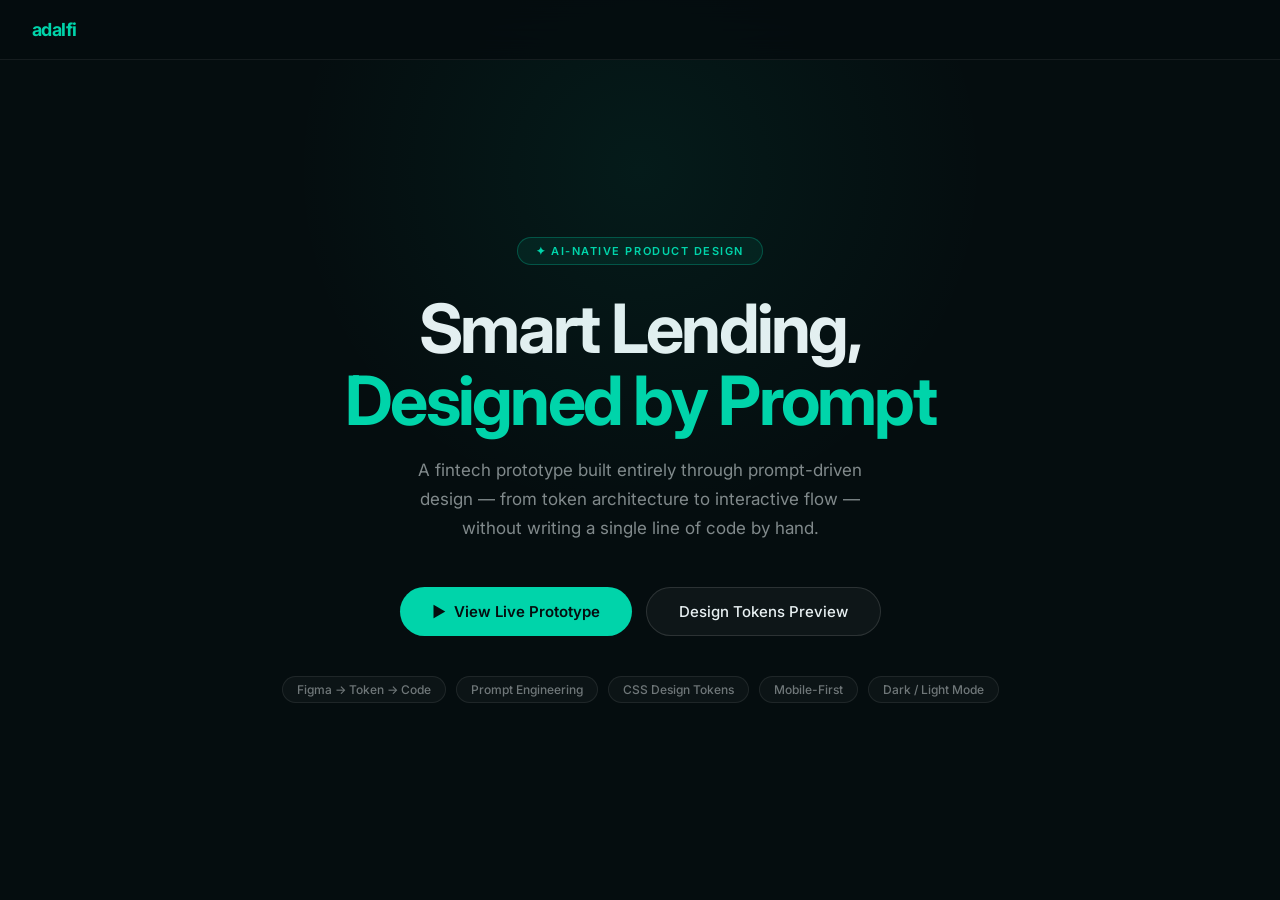
<file: index.html>
<!DOCTYPE html>
<html lang="en">
<head>
  <meta charset="UTF-8">
  <meta name="viewport" content="width=device-width, initial-scale=1.0">
  <title>Adalfi — AI-Native Product Design Prototype</title>
  <link rel="preconnect" href="https://fonts.googleapis.com">
  <link href="https://fonts.googleapis.com/css2?family=Inter:wght@300;400;500;600;700&display=swap" rel="stylesheet">
  <style>
    *, *::before, *::after { box-sizing: border-box; margin: 0; padding: 0; }

    html, body {
      height: 100%;
      overflow: hidden;
      background: #050d0f;
      color: #e8f0f2;
      font-family: 'Inter', sans-serif;
      -webkit-font-smoothing: antialiased;
    }

    /* Nav */
    nav {
      position: fixed;
      top: 0; left: 0; right: 0;
      height: 60px;
      display: flex;
      align-items: center;
      justify-content: space-between;
      padding: 0 32px;
      background: rgba(5,13,15,0.90);
      backdrop-filter: blur(16px);
      border-bottom: 1px solid rgba(255,255,255,0.07);
      z-index: 10;
    }
    .nav-logo {
      font-size: 18px;
      font-weight: 700;
      letter-spacing: -0.03em;
      color: #00d4aa;
    }
    .nav-badge {
      font-size: 11px;
      font-weight: 500;
      letter-spacing: 0.1em;
      text-transform: uppercase;
      color: rgba(232,240,242,0.45);
    }

    /* Hero — exactly one viewport */
    .hero {
      height: 100vh;
      display: flex;
      flex-direction: column;
      align-items: center;
      justify-content: center;
      text-align: center;
      padding: 80px 24px 40px;
      position: relative;
      overflow: hidden;
    }
    .hero::before {
      content: '';
      position: absolute;
      top: -180px; left: 50%;
      transform: translateX(-50%);
      width: 700px; height: 700px;
      background: radial-gradient(circle, rgba(0,212,170,0.07) 0%, transparent 70%);
      pointer-events: none;
    }

    .eyebrow {
      display: inline-flex;
      align-items: center;
      gap: 8px;
      font-size: 11px;
      font-weight: 600;
      letter-spacing: 0.14em;
      text-transform: uppercase;
      color: #00d4aa;
      margin-bottom: 28px;
      padding: 6px 18px;
      border: 1px solid rgba(0,212,170,0.28);
      border-radius: 999px;
      background: rgba(0,212,170,0.08);
    }

    h1 {
      font-size: clamp(38px, 6vw, 68px);
      font-weight: 700;
      letter-spacing: -0.04em;
      line-height: 1.05;
      margin-bottom: 20px;
      max-width: 720px;
    }
    h1 span { color: #00d4aa; }

    .subtitle {
      font-size: clamp(14px, 1.8vw, 17px);
      color: rgba(232,240,242,0.55);
      max-width: 500px;
      line-height: 1.7;
      margin-bottom: 44px;
    }

    .cta-group {
      display: flex;
      gap: 14px;
      flex-wrap: wrap;
      justify-content: center;
      margin-bottom: 40px;
    }

    .btn-primary {
      display: inline-flex;
      align-items: center;
      gap: 8px;
      padding: 14px 32px;
      background: #00d4aa;
      color: #050d0f;
      font-size: 15px;
      font-weight: 600;
      border-radius: 999px;
      text-decoration: none;
      font-family: 'Inter', sans-serif;
      transition: opacity 0.18s, transform 0.18s;
    }
    .btn-primary:hover { opacity: 0.85; transform: translateY(-1px); }

    .btn-secondary {
      display: inline-flex;
      align-items: center;
      gap: 8px;
      padding: 14px 32px;
      border: 1px solid rgba(255,255,255,0.12);
      color: #e8f0f2;
      font-size: 15px;
      font-weight: 500;
      border-radius: 999px;
      text-decoration: none;
      background: rgba(255,255,255,0.04);
      font-family: 'Inter', sans-serif;
      transition: border-color 0.18s, transform 0.18s;
    }
    .btn-secondary:hover { border-color: rgba(255,255,255,0.25); transform: translateY(-1px); }

    /* Chips */
    .chips {
      display: flex;
      gap: 10px;
      flex-wrap: wrap;
      justify-content: center;
    }
    .chip {
      font-size: 12px;
      font-weight: 500;
      padding: 5px 14px;
      border-radius: 999px;
      border: 1px solid rgba(255,255,255,0.08);
      color: rgba(232,240,242,0.45);
      background: rgba(255,255,255,0.03);
    }
  </style>
</head>
<body>

  <nav>
    <div class="nav-logo">adalfi</div>
  </nav>

  <div class="hero">
    <div class="eyebrow">✦ AI-Native Product Design</div>
    <h1>Smart Lending,<br><span>Designed by Prompt</span></h1>
    <p class="subtitle">
      A fintech prototype built entirely through prompt-driven design — from token architecture to interactive flow — without writing a single line of code by hand.
    </p>
    <div class="cta-group">
      <a class="btn-primary" href="smart-lending-flow.html">&#9654;&nbsp; View Live Prototype</a>
      <a class="btn-secondary" href="preview.html">Design Tokens Preview</a>
    </div>
    <div class="chips">
      <span class="chip">Figma → Token → Code</span>
      <span class="chip">Prompt Engineering</span>
      <span class="chip">CSS Design Tokens</span>
      <span class="chip">Mobile-First</span>
      <span class="chip">Dark / Light Mode</span>
    </div>
  </div>

</body>
</html>
</file>
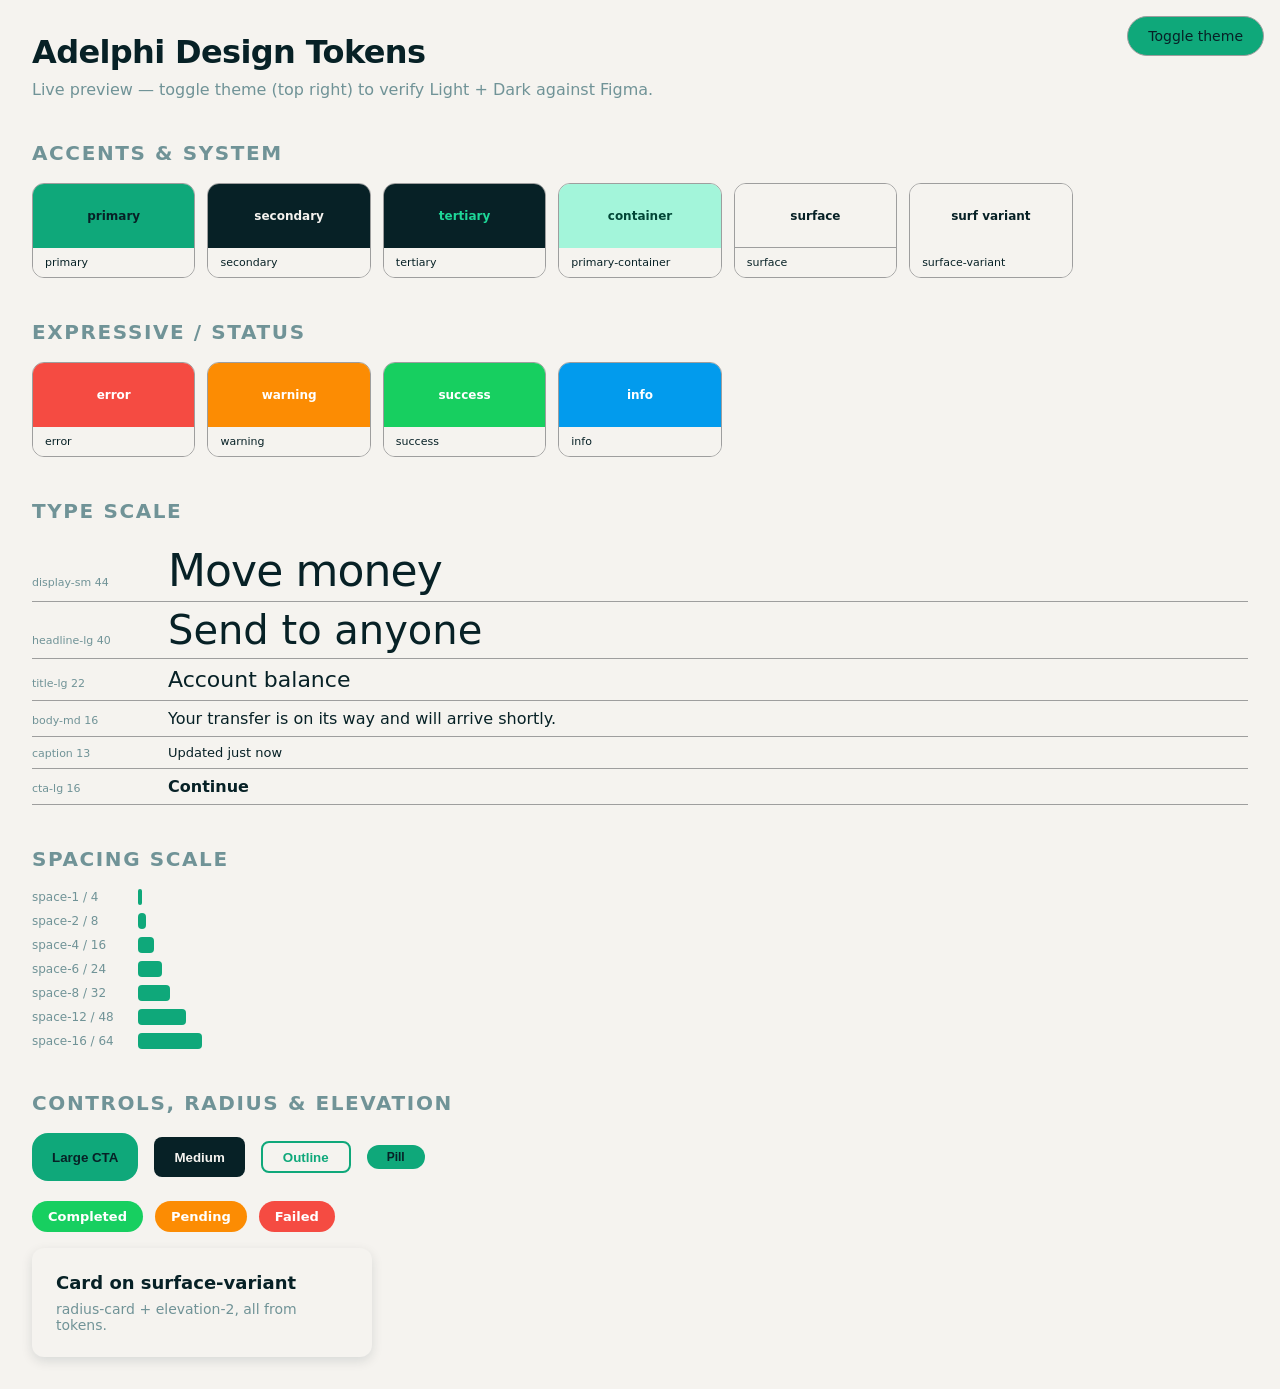
<file: preview.html>
<!DOCTYPE html>
<html lang="en" data-theme="light">
<head>
<meta charset="utf-8">
<meta name="viewport" content="width=device-width, initial-scale=1">
<title>Adelphi Tokens — Preview</title>
<link rel="stylesheet" href="adelphi-tokens.css">
<style>
  * { box-sizing: border-box; }
  body {
    margin: 0;
    background: var(--color-bg);
    color: var(--color-bg-on);
    font-family: var(--font-body);
    padding: var(--space-8);
    transition: background .2s, color .2s;
  }
  h1 { font-size: var(--text-headline-md-size); line-height: var(--text-headline-md-leading); letter-spacing: var(--text-headline-md-track); margin: 0 0 var(--space-2); }
  h2 { font-size: var(--text-title-md-size); line-height: var(--text-title-md-leading); margin: var(--space-10) 0 var(--space-4); color: var(--color-surface-on-dim); text-transform: uppercase; letter-spacing: .08em; font-weight: var(--weight-emphasis); }
  .toggle { position: fixed; top: var(--space-4); right: var(--space-4); height: var(--control-md-height); padding: 0 var(--space-5); border-radius: var(--radius-pill); border: var(--stroke-hairline) solid var(--color-outline); background: var(--color-primary); color: var(--color-primary-on); font: var(--weight-emphasis) var(--text-cta-size)/1 var(--font-ui); cursor: pointer; font-size: 14px; }
  .swatches { display: grid; grid-template-columns: repeat(auto-fill, minmax(150px,1fr)); gap: var(--space-3); }
  .sw { border-radius: var(--radius-card); overflow: hidden; border: var(--stroke-hairline) solid var(--color-outline); }
  .sw .chip { height: 64px; display: flex; align-items: center; justify-content: center; font-size: 12px; font-weight: var(--weight-emphasis); }
  .sw .label { padding: var(--space-2) var(--space-3); font-size: var(--text-caption-sm-size); background: var(--color-surface-variant); color: var(--color-surface-variant-on); }
  .type-row { display: flex; align-items: baseline; gap: var(--space-4); padding: var(--space-2) 0; border-bottom: var(--stroke-hairline) solid var(--color-outline); }
  .type-row .tag { font-size: 11px; color: var(--color-surface-on-dim); min-width: 120px; font-family: var(--font-data); }
  .space-row { display: flex; align-items: center; gap: var(--space-4); margin-bottom: var(--space-2); }
  .space-row .bar { height: 16px; background: var(--color-primary); border-radius: var(--radius-button-sm); }
  .space-row .tag { font-size: 12px; font-family: var(--font-data); color: var(--color-surface-on-dim); min-width: 90px; }
  .controls { display: flex; align-items: center; gap: var(--space-4); flex-wrap: wrap; }
  .btn { display: inline-flex; align-items: center; justify-content: center; padding: 0 var(--space-5); border: none; border-radius: var(--radius-button); background: var(--color-primary); color: var(--color-primary-on); font-weight: var(--weight-emphasis); cursor: pointer; }
  .btn.sec { background: var(--color-secondary); color: var(--color-secondary-on); }
  .btn.out { background: transparent; color: var(--color-primary); border: var(--stroke-strong) solid var(--color-outline-primary); }
  .status { display:flex; gap: var(--space-3); flex-wrap: wrap; }
  .pill { padding: var(--space-2) var(--space-4); border-radius: var(--radius-pill); font-size: 13px; font-weight: var(--weight-emphasis); }
  .card { background: var(--color-surface-variant); color: var(--color-surface-variant-on); border-radius: var(--radius-card); padding: var(--space-6); box-shadow: var(--elevation-2); max-width: 340px; margin-top: var(--space-4); }
</style>
</head>
<body>
  <button class="toggle" onclick="document.documentElement.dataset.theme = document.documentElement.dataset.theme==='dark'?'light':'dark'">Toggle theme</button>

  <h1>Adelphi Design Tokens</h1>
  <div style="font-size:var(--text-body-md-size); color:var(--color-surface-on-dim)">Live preview — toggle theme (top right) to verify Light + Dark against Figma.</div>

  <h2>Accents & system</h2>
  <div class="swatches">
    <div class="sw"><div class="chip" style="background:var(--color-primary);color:var(--color-primary-on)">primary</div><div class="label">primary</div></div>
    <div class="sw"><div class="chip" style="background:var(--color-secondary);color:var(--color-secondary-on)">secondary</div><div class="label">secondary</div></div>
    <div class="sw"><div class="chip" style="background:var(--color-tertiary);color:var(--color-tertiary-on)">tertiary</div><div class="label">tertiary</div></div>
    <div class="sw"><div class="chip" style="background:var(--color-primary-container);color:var(--color-primary-container-on)">container</div><div class="label">primary-container</div></div>
    <div class="sw"><div class="chip" style="background:var(--color-surface);color:var(--color-surface-on);border-bottom:1px solid var(--color-outline)">surface</div><div class="label">surface</div></div>
    <div class="sw"><div class="chip" style="background:var(--color-surface-variant);color:var(--color-surface-variant-on)">surf variant</div><div class="label">surface-variant</div></div>
  </div>

  <h2>Expressive / status</h2>
  <div class="swatches">
    <div class="sw"><div class="chip" style="background:var(--color-error);color:var(--color-error-on)">error</div><div class="label">error</div></div>
    <div class="sw"><div class="chip" style="background:var(--color-warning);color:var(--color-warning-on)">warning</div><div class="label">warning</div></div>
    <div class="sw"><div class="chip" style="background:var(--color-success);color:var(--color-success-on)">success</div><div class="label">success</div></div>
    <div class="sw"><div class="chip" style="background:var(--color-info);color:var(--color-info-on)">info</div><div class="label">info</div></div>
  </div>

  <h2>Type scale</h2>
  <div>
    <div class="type-row"><span class="tag">display-sm 44</span><span style="font-size:var(--text-display-sm-size);line-height:1;letter-spacing:var(--text-display-sm-track)">Move money</span></div>
    <div class="type-row"><span class="tag">headline-lg 40</span><span style="font-size:var(--text-headline-lg-size);line-height:1">Send to anyone</span></div>
    <div class="type-row"><span class="tag">title-lg 22</span><span style="font-size:var(--text-title-lg-size)">Account balance</span></div>
    <div class="type-row"><span class="tag">body-md 16</span><span style="font-size:var(--text-body-md-size)">Your transfer is on its way and will arrive shortly.</span></div>
    <div class="type-row"><span class="tag">caption 13</span><span style="font-size:var(--text-caption-reg-size)">Updated just now</span></div>
    <div class="type-row"><span class="tag">cta-lg 16</span><span style="font-size:var(--text-cta-lg-size);font-weight:var(--weight-emphasis)">Continue</span></div>
  </div>

  <h2>Spacing scale</h2>
  <div>
    <div class="space-row"><span class="tag">space-1 / 4</span><div class="bar" style="width:var(--space-1)"></div></div>
    <div class="space-row"><span class="tag">space-2 / 8</span><div class="bar" style="width:var(--space-2)"></div></div>
    <div class="space-row"><span class="tag">space-4 / 16</span><div class="bar" style="width:var(--space-4)"></div></div>
    <div class="space-row"><span class="tag">space-6 / 24</span><div class="bar" style="width:var(--space-6)"></div></div>
    <div class="space-row"><span class="tag">space-8 / 32</span><div class="bar" style="width:var(--space-8)"></div></div>
    <div class="space-row"><span class="tag">space-12 / 48</span><div class="bar" style="width:var(--space-12)"></div></div>
    <div class="space-row"><span class="tag">space-16 / 64</span><div class="bar" style="width:var(--space-16)"></div></div>
  </div>

  <h2>Controls, radius & elevation</h2>
  <div class="controls">
    <button class="btn" style="height:var(--control-lg-height);border-radius:var(--radius-button-lg)">Large CTA</button>
    <button class="btn sec" style="height:var(--control-md-height)">Medium</button>
    <button class="btn out" style="height:var(--control-regular-height)">Outline</button>
    <button class="btn" style="height:var(--control-sm-height);border-radius:var(--radius-pill);font-size:12px">Pill</button>
  </div>
  <div class="status" style="margin-top:var(--space-5)">
    <span class="pill" style="background:var(--color-success);color:var(--color-success-on)">Completed</span>
    <span class="pill" style="background:var(--color-warning);color:var(--color-warning-on)">Pending</span>
    <span class="pill" style="background:var(--color-error);color:var(--color-error-on)">Failed</span>
  </div>
  <div class="card">
    <div style="font-size:var(--text-title-sm-size);font-weight:var(--weight-emphasis)">Card on surface-variant</div>
    <div style="font-size:var(--text-body-reg-size);color:var(--color-surface-on-dim);margin-top:var(--space-2)">radius-card + elevation-2, all from tokens.</div>
  </div>
</body>
</html>
</file>
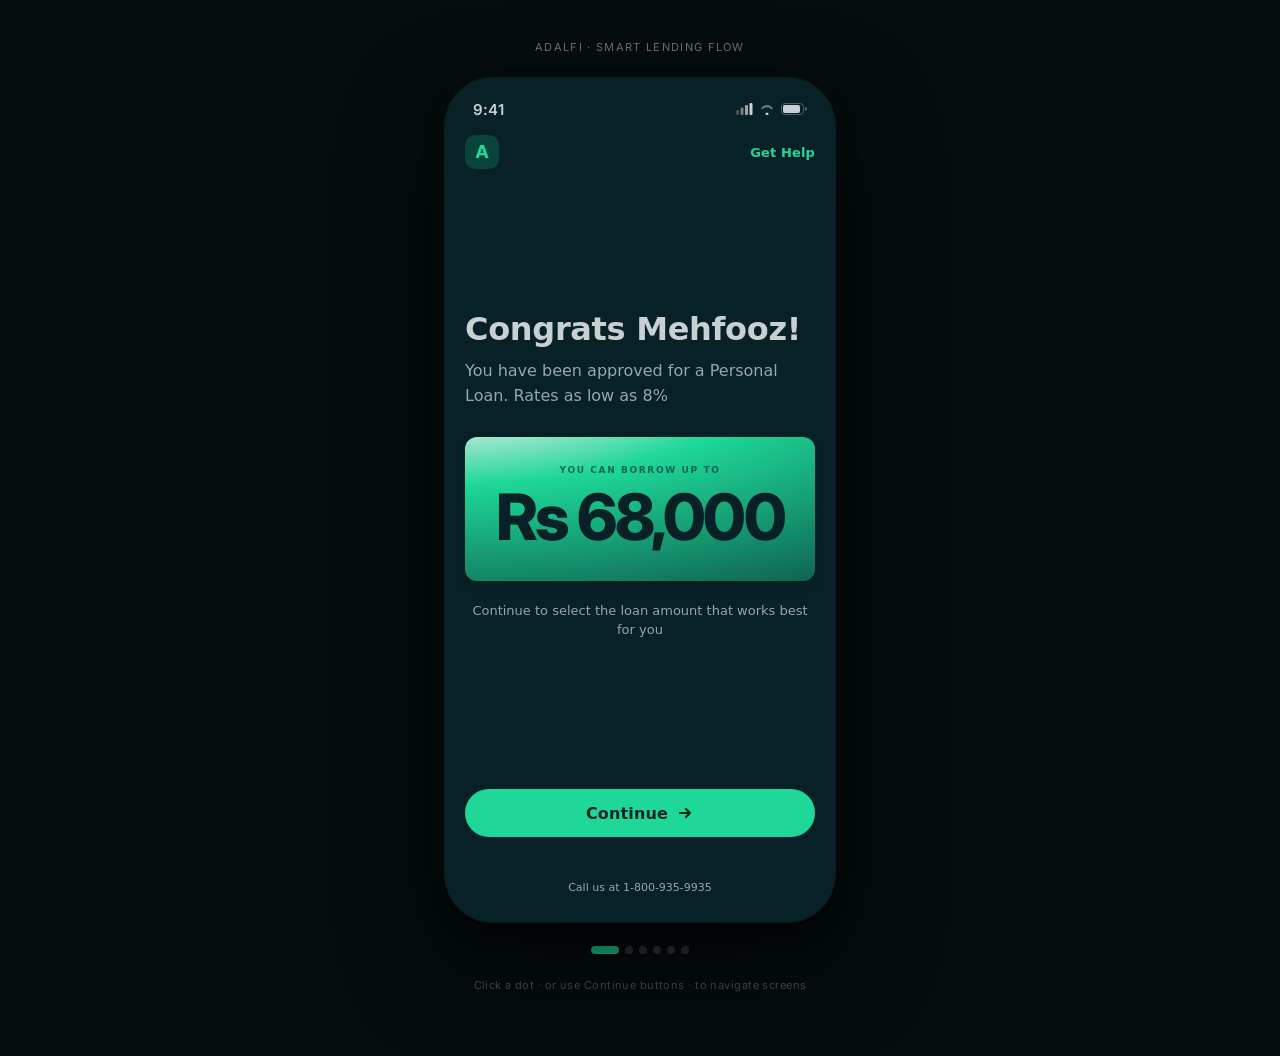
<file: smart-lending-flow.html>
<!DOCTYPE html>
<html lang="en" data-theme="dark">
<head>
  <meta charset="UTF-8">
  <meta name="viewport" content="width=device-width, initial-scale=1.0, maximum-scale=1.0, user-scalable=no">
  <title>Adalfi — Smart Lending Flow</title>
  <link rel="stylesheet" href="adelphi-tokens.css">
  <link rel="preconnect" href="https://fonts.googleapis.com">
  <link href="https://fonts.googleapis.com/css2?family=Inter:wght@300;400;500;600;700&display=swap" rel="stylesheet">
  <style>
    /* ── Reset ─────────────────────────────────────────────────────────────── */
    *, *::before, *::after { box-sizing: border-box; margin: 0; padding: 0; }
    html, body {
      min-height: 100%;
      background: #050d0f;
      font-family: var(--font-body, 'Inter', sans-serif);
      -webkit-font-smoothing: antialiased;
    }
    button { font-family: inherit; cursor: pointer; }

    /* ── Canvas ─────────────────────────────────────────────────────────────── */
    #canvas {
      min-height: 100vh;
      display: flex;
      flex-direction: column;
      align-items: center;
      justify-content: flex-start;
      padding: 40px 24px 64px;
      gap: 24px;
    }

    /* ── Page label ─────────────────────────────────────────────────────────── */
    #page-label {
      font-family: 'Inter', sans-serif;
      font-size: 11px;
      letter-spacing: 0.12em;
      text-transform: uppercase;
      color: rgba(255,255,255,0.42);
      text-align: center;
    }

    /* ── Phone shell ────────────────────────────────────────────────────────── */
    .phone {
      width: 390px;
      height: 844px;
      background: var(--color-bg);
      border-radius: 48px;
      overflow: hidden;
      position: relative;
      box-shadow:
        0 0 0 1px rgba(255,255,255,0.07),
        0 40px 100px rgba(0,0,0,0.72),
        0 8px 20px rgba(0,0,0,0.4);
      flex-shrink: 0;
    }

    /* ── Screen layers ──────────────────────────────────────────────────────── */
    .screen {
      position: absolute;
      inset: 0;
      display: none;
      flex-direction: column;
      background: var(--color-bg);
      overflow: hidden;
    }
    .screen.active { display: flex; }

    /* ── iOS status bar ─────────────────────────────────────────────────────── */
    .status-bar {
      height: 48px;
      display: flex;
      align-items: center;
      justify-content: space-between;
      padding: 14px 28px 0;
      flex-shrink: 0;
    }
    .status-time {
      font-family: 'Inter', sans-serif;
      font-size: 15px;
      font-weight: 600;
      color: var(--color-surface-on);
      letter-spacing: -0.01em;
    }
    .status-icons { display: flex; gap: 6px; align-items: center; }

    /* ── App top bar ────────────────────────────────────────────────────────── */
    .top-bar {
      height: 52px;
      display: flex;
      align-items: center;
      justify-content: space-between;
      padding: 0 20px;
      flex-shrink: 0;
    }
    .top-bar-left { display: flex; align-items: center; gap: 12px; }
    .top-bar-title {
      font-size: var(--text-title-sm-size, 18px);
      font-weight: var(--weight-emphasis, 600);
      color: var(--color-surface-on);
      letter-spacing: -0.01em;
    }
    .btn-help {
      font-size: 13px;
      font-weight: 600;
      color: var(--color-primary);
      background: none;
      border: none;
      letter-spacing: 0.01em;
    }
    .btn-back {
      background: none;
      border: none;
      color: var(--color-surface-on);
      display: flex;
      align-items: center;
      padding: 6px;
      border-radius: 50%;
    }
    .btn-back:active { background: rgba(255,255,255,0.06); }

    /* ── Logo mark ──────────────────────────────────────────────────────────── */
    .logo-mark {
      width: 34px; height: 34px;
      border-radius: 10px;
      background: var(--color-primary-container);
      display: flex; align-items: center; justify-content: center;
      font-size: 17px; font-weight: 900;
      color: var(--color-primary);
    }
    .logo-mark-light {
      background: #08443a;
    }

    /* ── Scrollable body ────────────────────────────────────────────────────── */
    .screen-body {
      flex: 1;
      overflow-y: auto;
      overflow-x: hidden;
      -webkit-overflow-scrolling: touch;
      scrollbar-width: none;
    }
    .screen-body::-webkit-scrollbar { display: none; }

    /* ── Bottom zone ────────────────────────────────────────────────────────── */
    .bottom-zone {
      padding: 10px 20px 36px;
      flex-shrink: 0;
      display: flex;
      flex-direction: column;
      gap: 10px;
    }

    /* ── Buttons ────────────────────────────────────────────────────────────── */
    .btn-cta {
      width: 100%;
      height: 48px;
      border-radius: 1000px;
      background: var(--color-primary);
      color: var(--color-primary-on);
      font-size: 16px;
      font-weight: 600;
      border: none;
      display: flex; align-items: center; justify-content: center; gap: 8px;
      letter-spacing: 0.01em;
      transition: opacity 0.15s, transform 0.1s;
    }
    .btn-cta:active { opacity: 0.88; transform: scale(0.99); }
    .btn-cta:disabled { opacity: 0.35; cursor: not-allowed; transform: none; }

    /* ── Stepper — segmented progress bar ───────────────────────────────────── */
    .flow-dots {
      display: flex;
      gap: var(--space-2);            /* 8px between segments */
      padding: 12px 20px 10px;
      flex-shrink: 0;
    }
    .flow-dot {
      flex: 1;
      height: 5px;
      border-radius: var(--radius-pill);
      background: var(--color-outline);
      transition: background 0.3s ease;
    }
    /* completed + current steps fill green */
    .flow-dot.done { background: var(--color-primary); }

    /* ── Approved badge ─────────────────────────────────────────────────────── */
    .limit-badge {
      margin: 4px 20px 20px;
      padding: 14px 16px;
      background: var(--color-primary-container);
      border-radius: 12px;
      display: flex; align-items: center; justify-content: space-between;
      flex-shrink: 0;
    }
    .limit-badge-label {
      font-size: 10px;
      color: var(--color-primary-container-on);
      opacity: 0.65;
      letter-spacing: 0.07em;
      text-transform: uppercase;
      margin-bottom: 3px;
    }
    .limit-badge-amount {
      font-family: 'Inter', sans-serif;
      font-size: 22px; font-weight: 700;
      color: var(--color-primary);
    }
    .limit-badge-icon {
      width: 38px; height: 38px; border-radius: 50%;
      background: rgba(30,215,152,0.12);
      display: flex; align-items: center; justify-content: center;
    }

    /* ── Amount display — outlined input card with caret ────────────────────── */
    @keyframes border-pulse {
      0%, 100% { box-shadow: var(--elevation-input-glow); }
      50%       { box-shadow: 0 0 0 1px rgba(30,215,152,0.55),
                              0 0 24px rgba(30,215,152,0.28),
                              0 0 48px rgba(30,215,152,0.12); }
    }
    @keyframes caret-blink {
      0%, 49% { opacity: 1; }
      50%, 100%{ opacity: 0; }
    }

    .amount-display {
      text-align: center;
      padding: 14px 20px 16px;
      flex-shrink: 0;
      margin: 0 20px;
      border: var(--stroke-strong) solid var(--color-outline-primary);
      border-radius: var(--radius-card);
      background: rgba(30, 215, 152, 0.03);
      animation: border-pulse 2.6s ease-in-out infinite;
      position: relative;
    }
    .amount-label {
      font-size: 9px;
      font-weight: 700;
      letter-spacing: 0.18em;
      text-transform: uppercase;
      color: var(--color-primary);
      opacity: 0.55;
      margin-bottom: 10px;
    }
    .amount-row {
      display: flex;
      height: 57.6px;
      justify-content: center;
      align-items: flex-start;
      gap: 6.4px;
      flex-shrink: 0;
      align-self: stretch;
    }
    .amount-currency {
      font-family: 'Inter', sans-serif;
      font-size: 28px; font-weight: 300;
      color: var(--color-surface-on);
      opacity: 0.55;
      margin-top: 12px;
      line-height: 1;
    }
    .amount-number {
      font-family: 'Inter', sans-serif;
      font-size: 68px; font-weight: 700;
      color: var(--color-surface-on);
      letter-spacing: -0.03em;
      line-height: 1;
    }
    /* blinking cursor */
    .amount-number::after {
      content: '';
      display: inline-block;
      width: 3px;
      height: 0.70em;
      background: var(--color-primary);
      border-radius: 2px;
      margin-left: 5px;
      vertical-align: middle;
      animation: caret-blink 1.1s step-start infinite;
    }
    .amount-underline {
      display: none;
      width: 52px; height: 2px;
      background: var(--color-primary);
      margin: 10px auto 0; border-radius: 1px;
    }

    /* ── Numpad ─────────────────────────────────────────────────────────────── */
    .numpad {
      display: grid;
      grid-template-columns: repeat(3, 1fr);
      border-top: 1px solid var(--color-outline);
      flex-shrink: 0;
    }
    .numpad-key {
      background: var(--color-secondary-container);
      color: var(--color-surface-on);
      font-family: 'Inter', sans-serif;
      font-size: 26px; font-weight: 300;
      height: 72px;
      display: flex; align-items: center; justify-content: center;
      border: none;
      border-right: 1px solid var(--color-outline);
      border-bottom: 1px solid var(--color-outline);
      transition: background 0.08s;
      user-select: none;
      -webkit-tap-highlight-color: transparent;
    }
    .numpad-key:nth-child(3n) { border-right: none; }
    .numpad-key:active { background: var(--color-surface-variant); }
    .numpad-key.inactive { pointer-events: none; }

    /* ── Tenor grid ─────────────────────────────────────────────────────────── */
    .tenor-grid {
      display: grid;
      grid-template-columns: 1fr 1fr;
      gap: 10px;
      padding: 0 20px;
    }
    .tenor-card {
      background: var(--color-surface-variant);
      border-radius: 12px;
      padding: 16px 14px 14px;
      border: 1.5px solid transparent;
      transition: border-color 0.2s, background 0.2s;
      position: relative;
      user-select: none;
      -webkit-tap-highlight-color: transparent;
    }
    .tenor-card:active { opacity: 0.85; }
    .tenor-card.selected {
      background: var(--color-selected-container);
      border-color: var(--color-selected-container-on);
    }
    .tenor-months {
      font-size: var(--text-subhead-sm-size);      /* 12 */
      font-weight: 600;
      color: var(--color-surface-on-dim);
      letter-spacing: 0.06em; text-transform: uppercase;
      margin-bottom: 8px;
    }
    .tenor-card.selected .tenor-months {
      color: var(--color-selected-container-on);
      opacity: 0.7;
    }
    .tenor-monthly {
      font-family: 'Inter', sans-serif;
      font-size: var(--text-headline-sm-size);     /* 24 — primary emphasis */
      font-weight: 700;
      color: var(--color-primary);
      line-height: 1.1;
      letter-spacing: -0.01em;
    }
    .tenor-card.selected .tenor-monthly { color: var(--color-selected-container-on); }
    .tenor-per-mo {
      font-size: var(--text-caption-sm-size);      /* 11 */
      font-weight: 400;
      color: var(--color-surface-on-dim); margin-left: 3px;
    }
    .tenor-card.selected .tenor-per-mo {
      color: var(--color-selected-container-on);
      opacity: 0.6;
    }
    .tenor-rate {
      font-family: 'Inter', sans-serif;
      font-size: var(--text-caption-reg-size);     /* 13 */
      font-weight: 500;
      color: var(--color-surface-on-dim); margin-top: 6px;
    }
    .tenor-card.selected .tenor-rate {
      color: var(--color-selected-container-on);
      opacity: 0.7;
    }
    .tenor-check { position: absolute; top: 10px; right: 10px; display: none; }
    .tenor-card.selected .tenor-check { display: block; }
    /* selected check adopts the selected text color (ink), checkmark in surface */
    .tenor-card.selected .tenor-check circle { fill: var(--color-selected-container-on); }
    .tenor-card.selected .tenor-check path   { stroke: var(--color-selected-container); }

    /* ── Detail rows ────────────────────────────────────────────────────────── */
    .detail-row {
      display: flex; align-items: center; justify-content: space-between;
      padding: 13px 0;
      border-bottom: 1px solid var(--color-outline);
    }
    .detail-row:last-child { border-bottom: none; }
    .detail-label { font-size: 13px; color: var(--color-surface-on-dim); }
    .detail-value {
      font-family: 'Inter', sans-serif;
      font-size: 15px; font-weight: 600; color: var(--color-surface-on);
    }
    .detail-value.accent { color: var(--color-primary); }

    /* ── Legal text ─────────────────────────────────────────────────────────── */
    .legal-title {
      font-size: 13px; font-weight: 600;
      color: var(--color-surface-on); margin-bottom: 8px;
    }
    .legal-section-title {
      font-size: 10px; font-weight: 700;
      color: var(--color-surface-on);
      letter-spacing: 0.09em; text-transform: uppercase;
      margin: 18px 0 6px;
    }
    .legal-text {
      font-size: 11px; line-height: 1.65;
      color: var(--color-surface-on-dim);
    }

    /* ── Success ring ───────────────────────────────────────────────────────── */
    .success-ring {
      width: 120px; height: 120px; border-radius: 50%;
      border: 2.5px solid var(--color-primary);
      display: flex; align-items: center; justify-content: center;
      box-shadow: 0 0 60px rgba(30,215,152,0.18), 0 0 120px rgba(30,215,152,0.08);
      margin: 0 auto;
    }

    /* ── Stats row ──────────────────────────────────────────────────────────── */
    .stats-row {
      display: flex; align-items: stretch;
      background: var(--color-surface-variant);
      border-radius: 12px; overflow: hidden;
    }
    .stat-cell {
      flex: 1; padding: 14px 12px;
      display: flex; flex-direction: column; gap: 3px;
    }
    .stat-divider { width: 1px; background: var(--color-outline); }
    .stat-label {
      font-size: 9px; font-weight: 600;
      color: var(--color-surface-on-dim);
      letter-spacing: 0.08em; text-transform: uppercase;
    }
    .stat-value {
      font-family: 'Inter', sans-serif;
      font-size: 14px; font-weight: 700;
      color: var(--color-surface-on);
    }

    /* ── Installment item ───────────────────────────────────────────────────── */
    .inst-item {
      display: flex; align-items: center; justify-content: space-between;
      padding: 14px 0;
      border-bottom: 1px solid var(--color-outline);
    }
    .inst-item:last-child { border-bottom: none; }
    .inst-label {
      font-size: 14px; font-weight: 500;
      color: var(--color-surface-on);
      margin-bottom: 3px;
      display: flex; align-items: center; gap: 7px;
    }
    .inst-tag {
      font-size: 9px; font-weight: 700;
      background: var(--color-primary);
      color: var(--color-primary-on);
      padding: 2px 7px; border-radius: 10px;
      letter-spacing: 0.04em;
    }
    .inst-date { font-size: 11px; color: var(--color-surface-on-dim); }
    .inst-amount {
      font-family: 'Inter', sans-serif;
      font-size: 16px; font-weight: 700;
      color: var(--color-surface-on);
    }
    .inst-amount.accent { color: var(--color-primary); }

    /* ── Progress bar ───────────────────────────────────────────────────────── */
    .progress-track {
      height: 4px; background: var(--color-surface-variant);
      border-radius: 2px; overflow: hidden; margin-bottom: 5px;
    }
    .progress-fill {
      height: 100%; background: var(--color-primary); border-radius: 2px;
    }

    /* ── Note card ──────────────────────────────────────────────────────────── */
    .note-card {
      margin: 16px 20px 0;
      padding: 12px 14px;
      background: var(--color-surface-variant);
      border-radius: 12px;
      font-size: 11px; line-height: 1.6;
      color: var(--color-surface-on-dim);
      border-left: 2px solid var(--color-outline-primary);
    }

    /* ── Surface variant card ───────────────────────────────────────────────── */
    .sv-card {
      background: var(--color-surface-variant);
      border-radius: 12px;
      padding: 12px 14px;
    }

    /* ── Limit card (Screen 1) — Figma radial gradient containment ──────────── */
    .limit-card {
      background: var(--gradient-approved-limit);
      border-radius: var(--radius-card);
      padding: 28px 24px 32px;
      margin-bottom: 20px;
      display: flex;
      flex-direction: column;
      align-items: center;
      position: relative;
      overflow: hidden;
      box-shadow: var(--elevation-2);
    }
    .limit-card-label {
      font-size: 9px;
      font-weight: 700;
      letter-spacing: 0.18em;
      text-transform: uppercase;
      color: var(--p-ink-900);
      opacity: 0.6;
      margin-bottom: 10px;
      position: relative;
      z-index: 1;
    }
    .limit-card-amount {
      font-family: 'Inter', sans-serif;
      font-size: 64px;
      font-weight: 800;
      color: var(--p-ink-900);
      line-height: 1;
      letter-spacing: -0.04em;
      position: relative;
      z-index: 1;
    }

    /* ── Approved limit card (Screen 2) — Figma radial gradient ────────────── */
    .limit-hero {
      flex-shrink: 0;
      padding: 0 20px 16px;
    }
    .limit-hero-inner {
      background: var(--gradient-approved-limit);
      border-radius: var(--radius-card);
      padding: 16px 18px;
      display: flex;
      align-items: center;
      justify-content: space-between;
      box-shadow: var(--elevation-2);
      position: relative;
      overflow: hidden;
    }
    .limit-hero-inner::after { display: none; }
    .limit-hero-label {
      font-size: 9px;
      font-weight: 700;
      letter-spacing: 0.18em;
      text-transform: uppercase;
      color: var(--p-ink-900);
      opacity: 0.65;
      margin-bottom: 4px;
    }
    .limit-hero-amount {
      font-family: 'Inter', sans-serif;
      font-size: 24px;
      font-weight: 800;
      color: var(--p-ink-900);
      letter-spacing: -0.02em;
      line-height: 1;
    }

    /* ── Loan amount header card (Screen 3) — shared gradient containment ───── */
    .loan-amount-card {
      background: var(--gradient-approved-limit);
      border-radius: var(--radius-card);
      box-shadow: var(--elevation-2);
      padding: 16px 18px;
      margin: 0 20px 18px;
      display: flex;
      align-items: center;
      justify-content: space-between;
      flex-shrink: 0;
      position: relative;
      overflow: hidden;
    }
    .loan-amount-card .lac-label {
      font-size: 9px;
      font-weight: 700;
      letter-spacing: 0.18em;
      text-transform: uppercase;
      color: var(--p-ink-900);
      opacity: 0.65;
      margin-bottom: 4px;
    }
    .loan-amount-card .lac-amount {
      font-family: 'Inter', sans-serif;
      font-size: 30px;
      font-weight: 800;
      color: var(--p-ink-900);
      letter-spacing: -0.02em;
      line-height: 1;
    }
    .loan-amount-card .lac-edit {
      background: rgba(7,33,38,0.10);
      border: none;
      color: var(--p-ink-900);
      font-size: 13px;
      font-weight: 700;
      display: flex;
      align-items: center;
      gap: 5px;
      padding: 7px 12px;
      border-radius: var(--radius-pill);
    }
    .loan-amount-card .lac-edit:active { background: rgba(7,33,38,0.18); }

    /* ── Side menu ──────────────────────────────────────────────────────────── */
    .menu-overlay {
      position: absolute; inset: 0; z-index: 200;
      display: none; /* shown via .open class */
    }
    .menu-overlay.open { display: flex; }
    .menu-scrim {
      position: absolute; inset: 0;
      background: rgba(0,0,0,0.55);
    }
    .menu-panel {
      position: relative;
      width: 268px; height: 100%;
      background: #f5f3ef;
      display: flex; flex-direction: column;
      overflow-y: auto;
    }
    .menu-header {
      padding: 56px 24px 24px;
      border-bottom: 1px solid rgba(7,33,38,0.08);
    }
    .menu-user { font-size: 13px; color: #709397; margin-top: 6px; }
    .menu-close {
      position: absolute; top: 16px; right: 16px;
      width: 32px; height: 32px; border-radius: 50%;
      background: rgba(7,33,38,0.07); border: none;
      display: flex; align-items: center; justify-content: center;
    }
    .menu-close:active { background: rgba(7,33,38,0.14); }
    .menu-nav { padding: 8px 0; flex: 1; }
    .menu-item {
      display: flex; align-items: center; gap: 14px;
      padding: 15px 24px;
      font-size: 15px; font-weight: 500;
      color: #072126;
      background: none; border: none;
      text-align: left; width: 100%;
      transition: background 0.1s;
    }
    .menu-item:hover { background: rgba(7,33,38,0.04); }
    .menu-item:active { background: rgba(7,33,38,0.08); }
    .menu-section-title {
      font-size: 10px; font-weight: 700;
      color: #709397;
      letter-spacing: 0.1em; text-transform: uppercase;
      padding: 16px 24px 6px;
    }
    .menu-divider { height: 1px; background: rgba(7,33,38,0.08); margin: 4px 0; }

    /* ── Footer ─────────────────────────────────────────────────────────────── */
    .footer-call {
      text-align: center; font-size: 11px;
      color: var(--color-surface-on-dim);
      padding: 8px 20px 28px; flex-shrink: 0;
    }

    /* ── Desktop flow selector ──────────────────────────────────────────────── */
    .flow-selector { display: flex; gap: 6px; align-items: center; }
    .flow-dot-btn {
      height: 8px; width: 8px; border-radius: 4px;
      background: rgba(255,255,255,0.18);
      border: none; padding: 0;
      transition: all 0.2s;
    }
    .flow-dot-btn.active { width: 28px; background: var(--color-primary); }
    .hint {
      font-family: 'Inter', sans-serif;
      font-size: 11px; color: rgba(255,255,255,0.28);
      letter-spacing: 0.04em;
    }

    /* ── Spacer ─────────────────────────────────────────────────────────────── */
    .spacer { flex: 1; }
  </style>
</head>
<body>
<div id="canvas">
  <div id="page-label">Adalfi · Smart Lending Flow</div>

  <!-- ═══════════════════════ PHONE SHELL ═══════════════════════════════════ -->
  <div class="phone" id="phone">

    <!-- ── SIDE MENU OVERLAY ─────────────────────────────────────────────── -->
    <div class="menu-overlay" id="menuOverlay">
      <div class="menu-scrim" onclick="closeMenu()"></div>
      <div class="menu-panel">
        <button class="menu-close" onclick="closeMenu()" aria-label="Close">
          <svg width="14" height="14" viewBox="0 0 14 14" fill="none" stroke="#072126" stroke-width="2" stroke-linecap="round">
            <path d="M1 1l12 12M13 1L1 13"/>
          </svg>
        </button>
        <div class="menu-header">
          <div class="logo-mark logo-mark-light">A</div>
          <div class="menu-user">Mehfooz Ali</div>
        </div>
        <nav class="menu-nav">
          <button class="menu-item">
            <svg width="18" height="18" viewBox="0 0 18 18" fill="none" stroke="#072126" stroke-width="1.5" stroke-linecap="round" stroke-linejoin="round">
              <path d="M3 9l6-6 6 6"/><path d="M4.5 7.5V15a.5.5 0 00.5.5h3V11h2v4.5h3a.5.5 0 00.5-.5V7.5"/>
            </svg>
            Logout
          </button>
          <div class="menu-divider"></div>
          <button class="menu-item">
            <svg width="18" height="18" viewBox="0 0 18 18" fill="none" stroke="#072126" stroke-width="1.5" stroke-linecap="round">
              <circle cx="9" cy="9" r="7"/><path d="M9 6v3.5l2.5 1.5"/>
            </svg>
            Show Recommendations
          </button>
        </nav>
        <div>
          <div class="menu-divider"></div>
          <div class="menu-section-title">Downloads</div>
          <button class="menu-item" style="font-size:14px">
            <svg width="16" height="16" viewBox="0 0 16 16" fill="none" stroke="#072126" stroke-width="1.5" stroke-linecap="round" stroke-linejoin="round"><path d="M8 2v8m0 0L5 7m3 3l3-3"/><path d="M2 12h12"/></svg>
            Installment Plan
          </button>
          <button class="menu-item" style="font-size:14px">
            <svg width="16" height="16" viewBox="0 0 16 16" fill="none" stroke="#072126" stroke-width="1.5" stroke-linecap="round" stroke-linejoin="round"><path d="M8 2v8m0 0L5 7m3 3l3-3"/><path d="M2 12h12"/></svg>
            Application Form
          </button>
          <button class="menu-item" style="font-size:14px">
            <svg width="16" height="16" viewBox="0 0 16 16" fill="none" stroke="#072126" stroke-width="1.5" stroke-linecap="round" stroke-linejoin="round"><path d="M8 2v8m0 0L5 7m3 3l3-3"/><path d="M2 12h12"/></svg>
            Terms and Conditions
          </button>
        </div>
      </div>
    </div>

    <!-- ══════════════════ SCREEN 1: CONGRATS ═══════════════════════════════ -->
    <div class="screen active" id="screen-congrats">
      <!-- Status bar -->
      <div class="status-bar">
        <span class="status-time">9:41</span>
        <div class="status-icons">
          <svg width="17" height="12" viewBox="0 0 17 12" fill="var(--color-surface-on)"><rect x="0" y="7" width="3" height="5" rx="1" opacity=".3"/><rect x="4.5" y="4.5" width="3" height="7.5" rx="1" opacity=".55"/><rect x="9" y="2" width="3" height="10" rx="1" opacity=".75"/><rect x="13.5" y="0" width="3" height="12" rx="1"/></svg>
          <svg width="16" height="12" viewBox="0 0 16 12" fill="var(--color-surface-on)"><path d="M8 9.5a1.5 1.5 0 100 3 1.5 1.5 0 000-3z"/><path d="M3.5 6.5C4.9 5 6.35 4.2 8 4.2s3.1.8 4.5 2.3L14 5.2C12.2 3.2 10.2 2 8 2S3.8 3.2 2 5.2l1.5 1.3z" opacity=".5"/></svg>
          <svg width="26" height="12" viewBox="0 0 26 12" fill="none"><rect x=".5" y=".5" width="22" height="11" rx="3.5" stroke="var(--color-surface-on)" stroke-opacity=".35"/><rect x="2" y="2" width="17" height="8" rx="2" fill="var(--color-surface-on)"/><path d="M24 4v4a2 2 0 000-4z" fill="var(--color-surface-on)" opacity=".4"/></svg>
        </div>
      </div>
      <!-- Top bar -->
      <div class="top-bar">
        <div class="top-bar-left">
          <div class="logo-mark" onclick="openMenu()">A</div>
        </div>
        <button class="btn-help">Get Help</button>
      </div>

      <div class="screen-body" style="padding:8px 20px 0; display:flex; flex-direction:column;">
        <div style="flex:1; display:flex; flex-direction:column; justify-content:center; padding-bottom:16px;">
          <div style="font-size:32px; line-height:40px; font-weight:700; color:var(--color-surface-on); letter-spacing:-0.01em; margin-bottom:10px;">
            Congrats Mehfooz!
          </div>
          <div style="font-size:16px; line-height:1.55; color:var(--color-surface-on-dim); margin-bottom:28px;">
            You have been approved for a Personal Loan. Rates as low as 8%
          </div>
          <div class="limit-card">
            <div class="limit-card-label">You can borrow up to</div>
            <div class="limit-card-amount">Rs 68,000</div>
          </div>
          <div style="font-size:13px; color:var(--color-surface-on-dim); text-align:center; line-height:1.5;">
            Continue to select the loan amount that works best for you
          </div>
        </div>
      </div>

      <div class="bottom-zone">
        <button class="btn-cta" onclick="goTo('enter-amount')">
          Continue
          <svg width="18" height="18" viewBox="0 0 18 18" fill="none" stroke="currentColor" stroke-width="2.2" stroke-linecap="round" stroke-linejoin="round"><path d="M4 9h10m-4-4l4 4-4 4"/></svg>
        </button>
      </div>
      <div class="footer-call">Call us at 1-800-935-9935</div>
    </div>

    <!-- ══════════════════ SCREEN 2: ENTER AMOUNT ════════════════════════════ -->
    <div class="screen" id="screen-enter-amount">
      <div class="status-bar">
        <span class="status-time">9:41</span>
        <div class="status-icons">
          <svg width="17" height="12" viewBox="0 0 17 12" fill="var(--color-surface-on)"><rect x="0" y="7" width="3" height="5" rx="1" opacity=".3"/><rect x="4.5" y="4.5" width="3" height="7.5" rx="1" opacity=".55"/><rect x="9" y="2" width="3" height="10" rx="1" opacity=".75"/><rect x="13.5" y="0" width="3" height="12" rx="1"/></svg>
          <svg width="26" height="12" viewBox="0 0 26 12" fill="none"><rect x=".5" y=".5" width="22" height="11" rx="3.5" stroke="var(--color-surface-on)" stroke-opacity=".35"/><rect x="2" y="2" width="17" height="8" rx="2" fill="var(--color-surface-on)"/><path d="M24 4v4a2 2 0 000-4z" fill="var(--color-surface-on)" opacity=".4"/></svg>
        </div>
      </div>
      <div class="top-bar">
        <div class="top-bar-left">
          <button class="btn-back" onclick="goTo('congrats')">
            <svg width="20" height="20" viewBox="0 0 20 20" fill="none" stroke="currentColor" stroke-width="2" stroke-linecap="round" stroke-linejoin="round"><path d="M12 4L6 10l6 6"/></svg>
          </button>
          <span class="top-bar-title">Enter Loan Details</span>
        </div>
        <button class="btn-help">Get Help</button>
      </div>

      <!-- Stepper: step 1 of 3 — Loan Amount -->
      <div class="flow-dots">
        <div class="flow-dot done"></div>
        <div class="flow-dot"></div>
        <div class="flow-dot"></div>
      </div>

      <!-- Approved limit hero banner -->
      <div class="limit-hero">
        <div class="limit-hero-inner">
          <div>
            <div class="limit-hero-label">Approved Limit</div>
            <div id="limitHeroAmount" class="limit-hero-amount">Rs 68,000</div>
          </div>
          <div style="width:36px;height:36px;border-radius:50%;background:rgba(7,33,38,0.12);display:flex;align-items:center;justify-content:center;flex-shrink:0;">
            <svg width="18" height="18" viewBox="0 0 20 20" fill="none" stroke="var(--p-ink-900)" stroke-width="1.8" stroke-linecap="round"><circle cx="10" cy="10" r="8"/><path d="M6.5 10l2.5 2.5 4.5-4.5"/></svg>
          </div>
        </div>
      </div>

      <!-- Amount display -->
      <div class="amount-display">
        <div class="amount-label">Enter Loan Amount</div>
        <div class="amount-row">
          <span class="amount-currency">Rs</span>
          <span class="amount-number" id="amountDisplay">0</span>
        </div>
        <div class="amount-underline"></div>
      </div>

      <div class="spacer"></div>

      <!-- Numpad -->
      <div class="numpad">
        <button class="numpad-key" onclick="numpadKey('1')">1</button>
        <button class="numpad-key" onclick="numpadKey('2')">2</button>
        <button class="numpad-key" onclick="numpadKey('3')">3</button>
        <button class="numpad-key" onclick="numpadKey('4')">4</button>
        <button class="numpad-key" onclick="numpadKey('5')">5</button>
        <button class="numpad-key" onclick="numpadKey('6')">6</button>
        <button class="numpad-key" onclick="numpadKey('7')">7</button>
        <button class="numpad-key" onclick="numpadKey('8')">8</button>
        <button class="numpad-key" onclick="numpadKey('9')">9</button>
        <button class="numpad-key inactive" style="pointer-events:none;"></button>
        <button class="numpad-key" onclick="numpadKey('0')">0</button>
        <button class="numpad-key" onclick="numpadKey('DEL')">
          <svg width="26" height="20" viewBox="0 0 26 20" fill="none" stroke="currentColor" stroke-width="1.5" stroke-linecap="round" stroke-linejoin="round">
            <path d="M9 2H23a1 1 0 011 1v14a1 1 0 01-1 1H9l-7-8 7-8z"/>
            <path d="M14 8l5 4m0-4l-5 4"/>
          </svg>
        </button>
      </div>

      <div class="bottom-zone" style="padding-top:12px;">
        <button class="btn-cta" id="btnContinueAmount" onclick="goTo('select-tenor')" disabled>
          Continue
          <svg width="18" height="18" viewBox="0 0 18 18" fill="none" stroke="currentColor" stroke-width="2.2" stroke-linecap="round" stroke-linejoin="round"><path d="M4 9h10m-4-4l4 4-4 4"/></svg>
        </button>
      </div>
    </div>

    <!-- ══════════════════ SCREEN 3: SELECT TENOR ════════════════════════════ -->
    <div class="screen" id="screen-select-tenor">
      <div class="status-bar">
        <span class="status-time">9:41</span>
        <div class="status-icons">
          <svg width="17" height="12" viewBox="0 0 17 12" fill="var(--color-surface-on)"><rect x="0" y="7" width="3" height="5" rx="1" opacity=".3"/><rect x="4.5" y="4.5" width="3" height="7.5" rx="1" opacity=".55"/><rect x="9" y="2" width="3" height="10" rx="1" opacity=".75"/><rect x="13.5" y="0" width="3" height="12" rx="1"/></svg>
          <svg width="26" height="12" viewBox="0 0 26 12" fill="none"><rect x=".5" y=".5" width="22" height="11" rx="3.5" stroke="var(--color-surface-on)" stroke-opacity=".35"/><rect x="2" y="2" width="17" height="8" rx="2" fill="var(--color-surface-on)"/><path d="M24 4v4a2 2 0 000-4z" fill="var(--color-surface-on)" opacity=".4"/></svg>
        </div>
      </div>
      <div class="top-bar">
        <div class="top-bar-left">
          <button class="btn-back" onclick="goTo('enter-amount')">
            <svg width="20" height="20" viewBox="0 0 20 20" fill="none" stroke="currentColor" stroke-width="2" stroke-linecap="round" stroke-linejoin="round"><path d="M12 4L6 10l6 6"/></svg>
          </button>
          <span class="top-bar-title">Select Tenor</span>
        </div>
        <button class="btn-help">Get Help</button>
      </div>

      <!-- Stepper: step 2 of 3 — Select Tenor -->
      <div class="flow-dots">
        <div class="flow-dot done"></div>
        <div class="flow-dot done"></div>
        <div class="flow-dot"></div>
      </div>

      <!-- Loan amount header — gradient containment card -->
      <div class="loan-amount-card">
        <div>
          <div class="lac-label">Loan Amount</div>
          <div id="tenorLoanAmount" class="lac-amount">Rs 0</div>
        </div>
        <button class="lac-edit" onclick="goTo('enter-amount')">
          <svg width="14" height="14" viewBox="0 0 14 14" fill="none" stroke="currentColor" stroke-width="1.5" stroke-linecap="round" stroke-linejoin="round"><path d="M10 1.5l2.5 2.5L4 12.5H1.5V10L10 1.5z"/></svg>
          Edit
        </button>
      </div>

      <div class="screen-body" style="padding-top:12px;">
        <div id="tenorIntro" style="padding:0 20px 14px; font-size:13px; color:var(--color-surface-on-dim);">Select your preferred tenor</div>
        <!-- Tenor cards rendered dynamically by the rule engine -->
        <div class="tenor-grid" id="tenorGrid"></div>
        <div class="note-card" id="tenorNote" style="display:none;">
          One-time Service Fee is calculated on the basis of your Loan Amount and the Terms in the Financing Agreement.
        </div>
        <div style="height:16px;"></div>
      </div>

      <div class="bottom-zone">
        <button class="btn-cta" id="btnContinueTenor" onclick="goTo('loan-summary')" disabled>
          Continue
          <svg width="18" height="18" viewBox="0 0 18 18" fill="none" stroke="currentColor" stroke-width="2.2" stroke-linecap="round" stroke-linejoin="round"><path d="M4 9h10m-4-4l4 4-4 4"/></svg>
        </button>
      </div>
    </div>

    <!-- ══════════════════ SCREEN 4: LOAN SUMMARY ════════════════════════════ -->
    <div class="screen" id="screen-loan-summary">
      <div class="status-bar">
        <span class="status-time">9:41</span>
        <div class="status-icons">
          <svg width="17" height="12" viewBox="0 0 17 12" fill="var(--color-surface-on)"><rect x="0" y="7" width="3" height="5" rx="1" opacity=".3"/><rect x="4.5" y="4.5" width="3" height="7.5" rx="1" opacity=".55"/><rect x="9" y="2" width="3" height="10" rx="1" opacity=".75"/><rect x="13.5" y="0" width="3" height="12" rx="1"/></svg>
          <svg width="26" height="12" viewBox="0 0 26 12" fill="none"><rect x=".5" y=".5" width="22" height="11" rx="3.5" stroke="var(--color-surface-on)" stroke-opacity=".35"/><rect x="2" y="2" width="17" height="8" rx="2" fill="var(--color-surface-on)"/><path d="M24 4v4a2 2 0 000-4z" fill="var(--color-surface-on)" opacity=".4"/></svg>
        </div>
      </div>
      <div class="top-bar">
        <div class="top-bar-left">
          <button class="btn-back" onclick="goTo('select-tenor')">
            <svg width="20" height="20" viewBox="0 0 20 20" fill="none" stroke="currentColor" stroke-width="2" stroke-linecap="round" stroke-linejoin="round"><path d="M12 4L6 10l6 6"/></svg>
          </button>
          <span class="top-bar-title">Loan Summary</span>
        </div>
        <button class="btn-help">Get Help</button>
      </div>

      <!-- Stepper: step 3 of 3 — Loan Summary -->
      <div class="flow-dots">
        <div class="flow-dot done"></div>
        <div class="flow-dot done"></div>
        <div class="flow-dot done"></div>
      </div>

      <!-- Summary cards -->
      <div style="padding:0 20px 12px; display:flex; gap:10px; flex-shrink:0;">
        <div class="sv-card" style="flex:1;">
          <div style="font-size:9px; color:var(--color-surface-on-dim); text-transform:uppercase; letter-spacing:.08em; margin-bottom:5px;">Requested Amount</div>
          <div id="summaryAmount" style="font-family:'Inter',sans-serif; font-size:22px; font-weight:700; color:var(--color-primary);">—</div>
        </div>
        <div class="sv-card" style="flex:1;">
          <div style="font-size:9px; color:var(--color-surface-on-dim); text-transform:uppercase; letter-spacing:.08em; margin-bottom:5px;">Monthly Installment</div>
          <div id="summaryMonthly" style="font-family:'Inter',sans-serif; font-size:22px; font-weight:700; color:var(--color-surface-on);">—</div>
        </div>
      </div>

      <div class="screen-body" style="padding:4px 20px;">
        <div class="detail-row">
          <span class="detail-label">Tenor</span>
          <span id="summaryTenor" class="detail-value">—</span>
        </div>
        <div class="detail-row">
          <span class="detail-label">Annual Markup Rate</span>
          <span id="summaryRate" class="detail-value">—</span>
        </div>
        <div class="detail-row">
          <span class="detail-label">Final Payment Date</span>
          <span id="summaryFinalDate" class="detail-value">—</span>
        </div>
        <div class="detail-row">
          <span class="detail-label">Next Installment Date</span>
          <span id="summaryNextDate" class="detail-value">—</span>
        </div>
        <div class="detail-row" style="border-bottom:none;">
          <span class="detail-label">Next Installment Amount</span>
          <span id="summaryNextAmt" class="detail-value accent">—</span>
        </div>

        <div style="margin-top:20px;">
          <div class="legal-title">Agreement for Financing</div>
          <div class="legal-text">You agree to abide and adhere to all of the following terms stated in this Agreement on the dates mentioned in Schedule — A annexed hereto and shall be read as an integral part of this Agreement for Financing on Murābaḥa (Murābaḥa Agreement).</div>
          <div class="legal-section-title">Termination</div>
          <div class="legal-text">The AF Bank reserves its rights to terminate these Terms in the event of any breach. Any third party on the Platform has the right to terminate these Terms; the bank reserves all rights to terminate upon reasonable notice if any of the terms are not met.</div>
          <div class="legal-section-title">Disclaimer of Warranties</div>
          <div class="legal-text">The Platform and the Services on the Platform are provided on an "as is" and "as available" basis. The AF Bank makes no representations or warranties of any kind, express or implied, regarding the Platform.</div>
          <div class="legal-section-title">Choice of Law and Jurisdiction</div>
          <div class="legal-text">This AGREEMENT is made at the place and on the date mentioned in Schedule — A. This Agreement shall be construed and governed by applicable laws without regard to principles of conflict of laws. Parties agree that designated courts shall have exclusive jurisdiction over any disputes.</div>
        </div>
        <div style="height:20px;"></div>
      </div>

      <div class="bottom-zone">
        <button class="btn-cta" onclick="goTo('success')">
          Agree and Confirm
          <svg width="18" height="18" viewBox="0 0 18 18" fill="none" stroke="currentColor" stroke-width="2.2" stroke-linecap="round" stroke-linejoin="round"><path d="M4 9l4 4 6-6"/></svg>
        </button>
      </div>
    </div>

    <!-- ══════════════════ SCREEN 5: SUCCESS ════════════════════════════════ -->
    <div class="screen" id="screen-success">
      <div class="status-bar">
        <span class="status-time">9:41</span>
        <div class="status-icons">
          <svg width="17" height="12" viewBox="0 0 17 12" fill="var(--color-surface-on)"><rect x="0" y="7" width="3" height="5" rx="1" opacity=".3"/><rect x="4.5" y="4.5" width="3" height="7.5" rx="1" opacity=".55"/><rect x="9" y="2" width="3" height="10" rx="1" opacity=".75"/><rect x="13.5" y="0" width="3" height="12" rx="1"/></svg>
          <svg width="26" height="12" viewBox="0 0 26 12" fill="none"><rect x=".5" y=".5" width="22" height="11" rx="3.5" stroke="var(--color-surface-on)" stroke-opacity=".35"/><rect x="2" y="2" width="17" height="8" rx="2" fill="var(--color-surface-on)"/><path d="M24 4v4a2 2 0 000-4z" fill="var(--color-surface-on)" opacity=".4"/></svg>
        </div>
      </div>
      <div class="top-bar">
        <div class="top-bar-left">
          <div class="logo-mark" onclick="openMenu()">A</div>
        </div>
        <button class="btn-help">Get Help</button>
      </div>

      <div class="screen-body" style="padding:8px 20px 0; display:flex; flex-direction:column; align-items:center;">
        <!-- Success ring -->
        <div style="padding:28px 0 24px;">
          <div class="success-ring">
            <svg width="48" height="48" viewBox="0 0 48 48" fill="none" stroke="var(--color-primary)" stroke-width="3" stroke-linecap="round" stroke-linejoin="round">
              <path d="M10 24l10 10L38 10"/>
            </svg>
          </div>
        </div>

        <!-- Confirmation text -->
        <div style="text-align:center; max-width:280px; margin-bottom:6px; line-height:1.5;">
          <span id="successAmount" style="font-family:'Inter',sans-serif; font-size:22px; font-weight:700; color:var(--color-primary);">—</span>
          <span style="font-size:15px; color:var(--color-surface-on);"> has been disbursed successfully to your account</span>
        </div>
        <div style="font-family:'Inter',sans-serif; font-size:20px; font-weight:600; color:var(--color-surface-on); letter-spacing:0.04em; margin-bottom:28px;">****1980</div>

        <!-- Stats strip -->
        <div class="stats-row" style="width:100%; margin-bottom:12px;">
          <div class="stat-cell">
            <span class="stat-label">Monthly</span>
            <span id="successMonthly" class="stat-value">—</span>
          </div>
          <div class="stat-divider"></div>
          <div class="stat-cell">
            <span class="stat-label">Tenor</span>
            <span id="successTenor" class="stat-value">—</span>
          </div>
          <div class="stat-divider"></div>
          <div class="stat-cell">
            <span class="stat-label">Final Due</span>
            <span id="successFinalDate" class="stat-value">—</span>
          </div>
        </div>

        <!-- Detail card -->
        <div class="sv-card" style="width:100%;">
          <div class="detail-row" style="padding-top:0;">
            <span class="detail-label">Markup Rate</span>
            <span id="successRate" class="detail-value accent">—</span>
          </div>
          <div class="detail-row">
            <span class="detail-label">Annual Markup</span>
            <span id="successAnnualRate" class="detail-value">—</span>
          </div>
          <div style="padding-top:12px; display:flex; justify-content:space-between; align-items:center;">
            <div>
              <div style="font-size:12px; font-weight:600; color:var(--color-primary); margin-bottom:3px;">Next Installment</div>
              <div id="successNextDate" style="font-size:11px; color:var(--color-surface-on-dim);">—</div>
            </div>
            <div id="successNextAmt" style="font-family:'Inter',sans-serif; font-size:22px; font-weight:700; color:var(--color-surface-on);">—</div>
          </div>
        </div>
      </div>

      <div class="bottom-zone">
        <button class="btn-cta" onclick="goTo('installment-plan')">
          View Loan Details
          <svg width="18" height="18" viewBox="0 0 18 18" fill="none" stroke="currentColor" stroke-width="2.2" stroke-linecap="round" stroke-linejoin="round"><path d="M4 9h10m-4-4l4 4-4 4"/></svg>
        </button>
      </div>
    </div>

    <!-- ══════════════════ SCREEN 6: INSTALLMENT PLAN ════════════════════════ -->
    <div class="screen" id="screen-installment-plan">
      <div class="status-bar">
        <span class="status-time">9:41</span>
        <div class="status-icons">
          <svg width="17" height="12" viewBox="0 0 17 12" fill="var(--color-surface-on)"><rect x="0" y="7" width="3" height="5" rx="1" opacity=".3"/><rect x="4.5" y="4.5" width="3" height="7.5" rx="1" opacity=".55"/><rect x="9" y="2" width="3" height="10" rx="1" opacity=".75"/><rect x="13.5" y="0" width="3" height="12" rx="1"/></svg>
          <svg width="26" height="12" viewBox="0 0 26 12" fill="none"><rect x=".5" y=".5" width="22" height="11" rx="3.5" stroke="var(--color-surface-on)" stroke-opacity=".35"/><rect x="2" y="2" width="17" height="8" rx="2" fill="var(--color-surface-on)"/><path d="M24 4v4a2 2 0 000-4z" fill="var(--color-surface-on)" opacity=".4"/></svg>
        </div>
      </div>
      <div class="top-bar">
        <div class="top-bar-left">
          <button class="btn-back" onclick="goTo('success')">
            <svg width="20" height="20" viewBox="0 0 20 20" fill="none" stroke="currentColor" stroke-width="2" stroke-linecap="round" stroke-linejoin="round"><path d="M12 4L6 10l6 6"/></svg>
          </button>
          <span class="top-bar-title">Installment Plan</span>
        </div>
        <button class="btn-help">Get Help</button>
      </div>

      <!-- Summary header -->
      <div style="padding:0 20px 16px; flex-shrink:0;">
        <div style="display:flex; justify-content:space-between; align-items:flex-end; margin-bottom:16px;">
          <div>
            <div style="font-size:10px; color:var(--color-surface-on-dim); text-transform:uppercase; letter-spacing:.07em; margin-bottom:4px;">Loan Amount</div>
            <div id="planLoanAmount" style="font-family:'Inter',sans-serif; font-size:30px; font-weight:700; color:var(--color-primary); letter-spacing:-0.01em;">—</div>
          </div>
          <div style="text-align:right;">
            <div style="font-size:10px; color:var(--color-surface-on-dim); text-transform:uppercase; letter-spacing:.07em; margin-bottom:4px;">Monthly</div>
            <div id="planMonthly" style="font-family:'Inter',sans-serif; font-size:18px; font-weight:600; color:var(--color-surface-on);">—</div>
            <div id="planTenorLabel" style="font-size:10px; color:var(--color-surface-on-dim);">—</div>
          </div>
        </div>
        <!-- Paid / Remaining -->
        <div style="display:flex; gap:10px; margin-bottom:14px;">
          <div class="sv-card" style="flex:1;">
            <div style="font-size:9px; color:var(--color-surface-on-dim); text-transform:uppercase; letter-spacing:.07em; margin-bottom:4px;">Paid</div>
            <div id="planPaid" style="font-family:'Inter',sans-serif; font-size:18px; font-weight:700; color:var(--color-primary);">—</div>
          </div>
          <div class="sv-card" style="flex:1;">
            <div style="font-size:9px; color:var(--color-surface-on-dim); text-transform:uppercase; letter-spacing:.07em; margin-bottom:4px;">Remaining</div>
            <div id="planRemaining" style="font-family:'Inter',sans-serif; font-size:18px; font-weight:700; color:var(--color-surface-on);">—</div>
          </div>
        </div>
        <!-- Progress bar -->
        <div class="progress-track">
          <div class="progress-fill" id="planProgressFill" style="width:2%;"></div>
        </div>
        <div style="display:flex; justify-content:space-between;">
          <div id="planProgressLabel" style="font-size:10px; color:var(--color-primary);">1 of — paid</div>
          <div id="planRemainingLabel" style="font-size:10px; color:var(--color-surface-on-dim);">— remaining</div>
        </div>
      </div>

      <div style="height:1px; background:var(--color-outline); margin:0 20px; flex-shrink:0;"></div>

      <!-- Installment list — rendered by JS -->
      <div class="screen-body" style="padding:0 20px;">
        <div id="installmentList"></div>
        <div style="height:24px;"></div>
      </div>
    </div>

  </div><!-- /phone -->

  <!-- ── Desktop flow selector ───────────────────────────────────────────── -->
  <div class="flow-selector" id="flowSelector">
    <button class="flow-dot-btn active" onclick="goTo('congrats')"       title="Congrats"></button>
    <button class="flow-dot-btn"        onclick="goTo('enter-amount')"   title="Enter Amount"></button>
    <button class="flow-dot-btn"        onclick="goTo('select-tenor')"   title="Select Tenor"></button>
    <button class="flow-dot-btn"        onclick="goTo('loan-summary')"   title="Loan Summary"></button>
    <button class="flow-dot-btn"        onclick="goTo('success')"        title="Disbursed"></button>
    <button class="flow-dot-btn"        onclick="goTo('installment-plan')" title="Installments"></button>
  </div>
  <div class="hint">Click a dot · or use Continue buttons · to navigate screens</div>

</div><!-- /canvas -->

<script>
/* ═══════════════════════════════════════════════════════════════════════════
   APP STATE — single source of truth
   ═══════════════════════════════════════════════════════════════════════════ */
var App = {
  maxLimit: 68000,          // bank-offered approved limit
  minAmount: 1000,          // minimum enterable amount
  selectedAmount: 0,        // user-chosen loan amount
  selectedTenor: null,      // chosen tenor in months

  /* Annual markup rates per tenor (flat-rate on reducing balance) */
  RATES: { 12: 0.08, 18: 0.0833, 24: 0.0846, 36: 0.0875, 48: 0.09 },

  /* ── Tenor business-rule configuration ───────────────────────────────────
     Drives which tenor options are offered based on utilization. Change these
     constants to adjust policy WITHOUT touching UI code.
     ────────────────────────────────────────────────────────────────────── */
  LOW_UTILIZATION_THRESHOLD: 60,        // % below which only long tenures show
  LONG_TENURE_OPTIONS:     [48],        // shown when utilization < threshold
  STANDARD_TENURE_OPTIONS: [18, 24, 36, 48],  // shown when utilization >= threshold

  /* Disbursement reference date — today */
  disbursementDate: new Date(),

  /* ── Rule engine ─────────────────────────────────────────────────────────
     Utilization % = (selectedAmount / maxLimit) * 100
     Returns the list of eligible tenors for the current state.            */
  utilization: function() {
    if (!App.maxLimit) return 0;
    return (App.selectedAmount / App.maxLimit) * 100;
  },
  eligibleTenors: function() {
    if (App.selectedAmount < App.minAmount) return [];
    var opts = (App.utilization() < App.LOW_UTILIZATION_THRESHOLD)
      ? App.LONG_TENURE_OPTIONS
      : App.STANDARD_TENURE_OPTIONS;
    /* longest first for display, defensive copy */
    return opts.slice().sort(function(a, b) { return b - a; });
  },

  /* ── Core finance formula ────────────────────────────────────────────── */
  /* Standard amortising PMT: P·r(1+r)^n / ((1+r)^n − 1)                  */
  calcMonthly: function(principal, months) {
    if (!principal || !months) return 0;
    var r = App.RATES[months] / 12;
    var n = months;
    var pmt = principal * r * Math.pow(1 + r, n) / (Math.pow(1 + r, n) - 1);
    return Math.round(pmt);
  },

  /* ── Derived helpers ─────────────────────────────────────────────────── */
  monthlyForTenor: function(months) {
    return App.calcMonthly(App.selectedAmount, months);
  },
  selectedMonthly: function() {
    return App.calcMonthly(App.selectedAmount, App.selectedTenor);
  },
  finalDate: function(months) {
    var d = new Date(App.disbursementDate);
    d.setMonth(d.getMonth() + (months || App.selectedTenor));
    return d;
  },
  nextInstallmentDate: function() {
    var d = new Date(App.disbursementDate);
    d.setMonth(d.getMonth() + 1);
    return d;
  }
};

/* ── Formatting helpers ──────────────────────────────────────────────────── */
var MONTHS_SHORT = ['Jan','Feb','Mar','Apr','May','Jun','Jul','Aug','Sep','Oct','Nov','Dec'];

function fmtUSD(n) {
  if (!n) return 'Rs 0';
  return 'Rs ' + Math.round(n).toLocaleString('en-US');
}
function fmtDate(d) {
  return String(d.getDate()).padStart(2,'0') + ' ' + MONTHS_SHORT[d.getMonth()] + ' ' + d.getFullYear();
}
function fmtDateLong(d) {
  return 'Due on ' + String(d.getDate()).padStart(2,'0') + ' ' + MONTHS_SHORT[d.getMonth()] + ', ' + d.getFullYear();
}
function fmtRate(r) {
  return (r * 100).toFixed(2) + '%';
}

/* ── DOM setter (safe) ───────────────────────────────────────────────────── */
function set(id, text) {
  var el = document.getElementById(id);
  if (el) el.textContent = text;
}

/* ═══════════════════════════════════════════════════════════════════════════
   TENOR RULE ENGINE — render only eligible tenor cards
   ═══════════════════════════════════════════════════════════════════════════ */
function renderTenorOptions() {
  var grid = document.getElementById('tenorGrid');
  if (!grid) return;

  var amt     = App.selectedAmount;
  var tenors  = App.eligibleTenors();

  /* if the currently-selected tenor is no longer eligible, clear it */
  if (App.selectedTenor && tenors.indexOf(App.selectedTenor) === -1) {
    App.selectedTenor = null;
    document.getElementById('tenorNote').style.display = 'none';
    document.getElementById('btnContinueTenor').disabled = true;
  }

  var checkSvg =
    '<div class="tenor-check">' +
    '<svg width="18" height="18" viewBox="0 0 18 18">' +
    '<circle cx="9" cy="9" r="9" fill="var(--color-primary)"/>' +
    '<path d="M5.5 9l2.5 2.5 4.5-4.5" stroke="var(--color-primary-on)" stroke-width="1.8" stroke-linecap="round" stroke-linejoin="round" fill="none"/>' +
    '</svg></div>';

  var html = '';
  tenors.forEach(function(m) {
    var selected = (App.selectedTenor === m) ? ' selected' : '';
    var monthly  = amt > 0 ? fmtUSD(App.calcMonthly(amt, m)) : '—';
    var rate     = (App.RATES[m] * 100).toFixed(2);
    html +=
      '<div class="tenor-card' + selected + '" id="tenor-' + m + '" onclick="selectTenor(' + m + ')">' +
        checkSvg +
        '<div class="tenor-months">' + m + ' Months</div>' +
        '<div class="tenor-monthly">' + monthly + '<span class="tenor-per-mo">/mo</span></div>' +
        '<div class="tenor-rate">' + rate + '% markup</div>' +
      '</div>';
  });
  grid.innerHTML = html;

  /* contextual intro copy reflecting the rule outcome */
  var intro = document.getElementById('tenorIntro');
  if (intro) {
    if (tenors.length === 0) {
      intro.textContent = 'Enter a loan amount to see your tenor options';
    } else if (tenors.length === 1) {
      intro.textContent = 'Based on your loan amount, this tenor is available';
    } else {
      intro.textContent = 'Select your preferred tenor';
    }
  }
}

/* ═══════════════════════════════════════════════════════════════════════════
   RENDER — push App state to every bound DOM node
   ═══════════════════════════════════════════════════════════════════════════ */
function renderAll() {
  var amt    = App.selectedAmount;
  var tenor  = App.selectedTenor;
  var mo     = App.selectedMonthly();
  var rate   = tenor ? App.RATES[tenor] : null;

  /* ── Screen 2: approved limit hero ─────────────────────────────────── */
  var heroAmt = document.getElementById('limitHeroAmount');
  if (heroAmt) heroAmt.textContent = fmtUSD(App.maxLimit);

  /* ── Screen 3: loan amount header + rule-driven tenor cards ─────────── */
  set('tenorLoanAmount', amt > 0 ? fmtUSD(amt) : '—');
  renderTenorOptions();

  /* ── Screen 4: loan summary ─────────────────────────────────────────── */
  set('summaryAmount',  amt  > 0 ? fmtUSD(amt)               : '—');
  set('summaryMonthly', mo   > 0 ? fmtUSD(mo)                : '—');
  set('summaryTenor',   tenor     ? tenor + ' Months'         : '—');
  set('summaryRate',    rate      ? fmtRate(rate)             : '—');
  set('summaryFinalDate', tenor   ? fmtDate(App.finalDate())  : '—');
  set('summaryNextDate',  tenor   ? fmtDate(App.nextInstallmentDate()) : '—');
  set('summaryNextAmt',   mo > 0  ? fmtUSD(mo)               : '—');

  /* ── Screen 5: success / disbursed ──────────────────────────────────── */
  set('successAmount',    amt  > 0 ? fmtUSD(amt)              : '—');
  set('successMonthly',   mo   > 0 ? fmtUSD(mo)               : '—');
  set('successTenor',     tenor     ? tenor + ' Months'        : '—');
  set('successFinalDate', tenor     ? fmtDate(App.finalDate()) : '—');
  set('successRate',      rate      ? fmtRate(rate)            : '—');
  set('successAnnualRate',rate      ? fmtRate(rate)            : '—');
  var nextD = App.nextInstallmentDate();
  set('successNextDate',  tenor ? 'Due on ' + fmtDate(nextD)  : '—');
  set('successNextAmt',   mo > 0 ? fmtUSD(mo)                 : '—');

  /* ── Screen 6: installment plan ──────────────────────────────────────── */
  set('planLoanAmount',  amt  > 0 ? fmtUSD(amt)               : '—');
  set('planMonthly',     mo   > 0 ? fmtUSD(mo)                : '—');
  set('planTenorLabel',  tenor     ? tenor + ' Months'         : '—');
  set('planPaid',        mo   > 0 ? fmtUSD(mo)                : '—');

  if (tenor && mo > 0) {
    /* remaining principal after first payment using amortisation */
    var r = App.RATES[tenor] / 12;
    var interestFirst = amt * r;
    var principalFirst = mo - interestFirst;
    var remainingBal = Math.round(amt - principalFirst);
    set('planRemaining', fmtUSD(remainingBal));

    var pct = (1 / tenor * 100).toFixed(1);
    var fill = document.getElementById('planProgressFill');
    if (fill) fill.style.width = pct + '%';
    set('planProgressLabel', '1 of ' + tenor + ' paid');
    set('planRemainingLabel', (tenor - 1) + ' remaining');

    renderInstallmentList(amt, mo, tenor);
  } else {
    set('planRemaining', '—');
    set('planProgressLabel', '— paid');
    set('planRemainingLabel', '—');
  }
}

/* ── Generate installment rows dynamically ───────────────────────────────── */
function renderInstallmentList(principal, monthly, tenor) {
  var list = document.getElementById('installmentList');
  if (!list) return;

  var rows = '';
  var balance = principal;
  var r = App.RATES[tenor] / 12;
  var base = new Date(App.disbursementDate);
  var maxRows = Math.min(tenor, 8);   /* show first 8 */

  for (var i = 1; i <= maxRows; i++) {
    var dueDate = new Date(base);
    dueDate.setMonth(dueDate.getMonth() + i);

    var interest  = balance * r;
    var principal_part = monthly - interest;
    balance = Math.max(0, balance - principal_part);

    var isFirst = i === 1;
    var label   = isFirst ? 'Next Installment' : 'Installment ' + i;
    var tag     = isFirst ? '<span class="inst-tag">Upcoming</span>' : '';
    var cls     = isFirst ? 'inst-amount accent' : 'inst-amount';

    rows += '<div class="inst-item">'
      + '<div>'
      + '<div class="inst-label">' + label + ' ' + tag + '</div>'
      + '<div class="inst-date">' + fmtDateLong(dueDate) + '</div>'
      + '</div>'
      + '<div class="' + cls + '">' + fmtUSD(monthly) + '</div>'
      + '</div>';
  }

  if (tenor > maxRows) {
    rows += '<div style="text-align:center;padding:12px 0;font-size:12px;color:var(--color-surface-on-dim);">'
      + '+ ' + (tenor - maxRows) + ' more installments</div>';
  }

  list.innerHTML = rows;
}

/* ═══════════════════════════════════════════════════════════════════════════
   NAVIGATION
   ═══════════════════════════════════════════════════════════════════════════ */
var SCREENS = ['congrats','enter-amount','select-tenor','loan-summary','success','installment-plan'];
var current = 'congrats';

function goTo(id) {
  SCREENS.forEach(function(s) {
    var el = document.getElementById('screen-' + s);
    if (el) el.classList.remove('active');
  });
  var target = document.getElementById('screen-' + id);
  if (target) target.classList.add('active');
  current = id;

  /* sync desktop dots */
  document.querySelectorAll('#flowSelector .flow-dot-btn').forEach(function(d, i) {
    d.classList.toggle('active', SCREENS[i] === id);
  });

  /* page label */
  var labels = { 'congrats':'Congrats', 'enter-amount':'Enter Amount',
    'select-tenor':'Select Tenor', 'loan-summary':'Loan Summary',
    'success':'Disbursed', 'installment-plan':'Installments' };
  var idx = SCREENS.indexOf(id) + 1;
  document.getElementById('page-label').textContent =
    'Adalfi · Smart Lending Flow · ' + (labels[id] || id) + ' (' + idx + '/' + SCREENS.length + ')';

  /* always re-render when switching screens */
  renderAll();
}

/* ── Side menu ───────────────────────────────────────────────────────────── */
function openMenu()  { document.getElementById('menuOverlay').classList.add('open'); }
function closeMenu() { document.getElementById('menuOverlay').classList.remove('open'); }

/* ═══════════════════════════════════════════════════════════════════════════
   NUMPAD — updates App.selectedAmount on every keystroke
   ═══════════════════════════════════════════════════════════════════════════ */
var amountDigits = '';

function numpadKey(key) {
  if (key === 'DEL') {
    amountDigits = amountDigits.slice(0, -1);
  } else {
    var next = amountDigits + key;
    if (next.length > 6) return;
    if (parseInt(next, 10) > App.maxLimit) return;
    amountDigits = next;
  }

  var num = amountDigits ? parseInt(amountDigits, 10) : 0;
  App.selectedAmount = num;

  /* update live display */
  document.getElementById('amountDisplay').textContent =
    num > 0 ? num.toLocaleString('en-US') : '0';

  /* enable/disable Continue */
  document.getElementById('btnContinueAmount').disabled = (num < App.minAmount);

  /* re-run rule engine so tenor options reflect the new utilization */
  renderTenorOptions();
}

/* ═══════════════════════════════════════════════════════════════════════════
   TENOR SELECTION
   ═══════════════════════════════════════════════════════════════════════════ */
function selectTenor(months) {
  /* only allow selecting an eligible tenor */
  if (App.eligibleTenors().indexOf(months) === -1) return;

  document.querySelectorAll('#tenorGrid .tenor-card').forEach(function(el) {
    el.classList.remove('selected');
  });
  var card = document.getElementById('tenor-' + months);
  if (card) card.classList.add('selected');

  App.selectedTenor = months;

  document.getElementById('tenorNote').style.display = 'block';
  document.getElementById('btnContinueTenor').disabled = false;

  /* re-render to propagate new tenor to downstream screens */
  renderAll();
}

/* ── Boot ────────────────────────────────────────────────────────────────── */
renderAll();
</script>
</body>
</html>
</file>
<file: adelphi-tokens.css>
/* ============================================================================
   ADELPHI DESIGN TOKENS — Coded Source of Truth
   Extracted from Figma: "Adalfi Design Tokens"
   Architecture: Material 3-inspired (System roles + Alpha states + Containers)

   HOW THIS FILE IS STRUCTURED
   ---------------------------------------------------------------------------
   LAYER 1 — PRIMITIVES (--p-*): raw, mode-independent values. The "ink".
             You almost never use these directly in a component.
   LAYER 2 — SEMANTIC  (--color-*, --text-*, --space-*, etc.): named by JOB.
             These are what you reference everywhere. They point at primitives
             and they FLIP between light and dark automatically.

   Change a brand value once in LAYER 1 and the whole system updates.
   Switch theme by toggling  data-theme="light"  /  data-theme="dark"  on <html>.
   ============================================================================ */


/* ============================================================================
   LAYER 1 — PRIMITIVES
   ============================================================================ */
:root {

  /* ---- Brand & core hues (raw) ---------------------------------------- */
  --p-green-500:        #1ed798;   /* primary (dark-mode value)            */
  --p-green-600:        #0fa87a;   /* primary (light-mode value)          */
  --p-green-700:        #08443a;   /* primary container (dark)            */
  --p-green-900:        #014636;   /* on-primary-container (light)        */
  --p-mint-200:         #a3f5da;   /* primary container (light)           */
  --p-mint-300:         #76e3bf;
  --p-green-bright:     #4effc3;
  --p-green-vivid:      #17c389;

  /* ---- Neutrals / surfaces (raw) -------------------------------------- */
  --p-grey-100:         #efefef;   /* near-white neutral — gradient stop in approved-limit card */
  --p-grey-150:         #eeefed;   /* warm off-white — selected card surface (tenor) */
  --p-ink-900:          #072126;   /* deep teal-black: dark surface / light text */
  --p-ink-950:          #0b2126;   /* deepest teal-ink — selected card text (tenor) */
  --p-ink-850:          #041417;   /* secondary container (dark)          */
  --p-ink-800:          #113037;   /* surface variant (dark)              */
  --p-ink-700:          #2f5d63;   /* outline (dark)                      */
  --p-ink-600:          #394d51;
  --p-slate-400:        #709397;   /* on-surface-dim (light)              */
  --p-slate-350:        #8eabb0;   /* on-surface-dim (dark)               */
  --p-slate-300:        #97abaf;   /* on-bg-dim                           */
  --p-slate-200:        #c9d0d1;   /* on-bg / on-surface (dark)           */
  --p-cream-100:        #f5f3ef;   /* light surface / background          */
  --p-cream-200:        #e7e2d6;   /* secondary (light) / secondary accent*/
  --p-warm-900:         #18150c;   /* on-secondary (dark)                 */
  --p-white:            #ffffff;
  --p-black:            #000000;

  /* ---- Expressive / status hues (raw) --------------------------------- */
  --p-red-400:          #ff645c;   /* error (dark)                        */
  --p-red-500:          #f54b42;   /* error (light)                       */
  --p-red-600:          #e53a2e;   /* error alpha base (light)            */
  --p-red-950:          #210603;   /* on-error (dark)                     */
  --p-amber-400:        #fbaf44;   /* warning (dark)                      */
  --p-amber-500:        #fc8c03;   /* warning (light)                     */
  --p-amber-950:        #230d01;   /* on-warning (dark)                   */
  --p-emerald-400:      #43db70;   /* success (dark)                      */
  --p-emerald-500:      #17cf60;   /* success (light)                     */
  --p-emerald-950:      #01180d;   /* on-success (dark)                   */
  --p-blue-400:         #48befe;   /* info (dark)                         */
  --p-blue-500:         #029bed;   /* info (light)                        */
  --p-blue-950:         #01121e;   /* on-info (dark)                      */

  /* ---- Typography primitives ------------------------------------------ */
  --p-font-primary:     'Objectivity', system-ui, -apple-system, sans-serif;
  --p-font-secondary:   'Inter', system-ui, -apple-system, sans-serif;

  --p-weight-thin:      100;
  --p-weight-extralight:200;
  --p-weight-light:     300;
  --p-weight-regular:   400;
  --p-weight-medium:    500;
  --p-weight-semibold:  600;
  --p-weight-bold:      700;
  --p-weight-extrabold: 800;
  --p-weight-black:     900;
  --p-weight-super:     1000;

  /* letter-spacing (Figma "tracking", in em) */
  --p-track-tight:     -0.02em;
  --p-track-normal:     0em;
  --p-track-wide:       0.02em;

  /* ---- Spacing primitives (Figma layout-scale, in px) ----------------- */
  /* 4-based scale */
  --p-4-xxs:    4px;
  --p-4-xs:     12px;
  --p-4-sm:     20px;
  --p-4-base:   28px;
  --p-4-lg:     36px;
  --p-4-xl:     44px;
  --p-4-xxl:    52px;
  --p-4-xxxl:   60px;
  /* 8-based scale */
  --p-8-xxs:    8px;
  --p-8-xs:     16px;
  --p-8-sm:     24px;
  --p-8-base:   32px;
  --p-8-lg:     40px;
  --p-8-xl:     48px;
  --p-8-xxl:    56px;
  --p-8-xxxl:   64px;
  /* auxiliary odd steps */
  --p-aux-xs:   6px;
  --p-aux-sm:   9px;
  --p-aux-md:   10px;
  --p-aux-lg:   14px;
  --p-aux-xl:   18px;
  --p-aux-xxl:  22px;
  /* tiny */
  --p-tiny-sm:  1px;
  --p-tiny-md:  2px;
  --p-tiny-lg:  3px;
  /* grid */
  --p-grid-gutter:      16px;
  --p-grid-gutter-half: 8px;

  /* ---- Radius primitives (Figma border-scale) ------------------------- */
  --p-radius-none:  0px;
  --p-radius-sm:    4px;
  --p-radius-base:  8px;
  --p-radius-md:    12px;
  --p-radius-lg:    16px;
  --p-radius-full:  1000px;

  /* ---- Stroke primitives ---------------------------------------------- */
  --p-stroke-none:  0px;
  --p-stroke-base:  1px;
  --p-stroke-emph:  2px;
  --p-stroke-med:   3px;
  --p-stroke-bold:  4px;
}


/* ============================================================================
   LAYER 2 — SEMANTIC TOKENS  (theme-aware)
   These reference the primitives above and flip per theme.
   Default :root = LIGHT.  [data-theme="dark"] overrides to DARK.
   ============================================================================ */
:root,
[data-theme="light"] {

  /* ---- Backgrounds & surfaces ----------------------------------------- */
  --color-bg:                 var(--p-cream-100);
  --color-bg-on:              var(--p-ink-900);
  --color-bg-on-dim:          var(--p-slate-300);

  --color-surface:            var(--p-cream-100);
  --color-surface-on:         var(--p-ink-900);
  --color-surface-on-dim:     var(--p-slate-400);
  --color-surface-variant:    var(--p-cream-100);
  --color-surface-variant-on: var(--p-ink-900);

  /* ---- Accents (brand roles) ------------------------------------------ */
  --color-primary:            var(--p-green-600);
  --color-primary-on:         var(--p-ink-900);
  --color-secondary:          var(--p-ink-900);
  --color-secondary-on:       var(--p-cream-100);
  --color-tertiary:           var(--p-ink-900);
  --color-tertiary-on:        var(--p-green-500);

  /* ---- Containers ----------------------------------------------------- */
  --color-primary-container:      var(--p-mint-200);
  --color-primary-container-on:   var(--p-green-900);
  --color-secondary-container:    var(--p-mint-200);
  --color-secondary-container-on: var(--p-green-900);

  /* ---- Expressive / status -------------------------------------------- */
  --color-error:        var(--p-red-500);
  --color-error-on:     var(--p-white);
  --color-warning:      var(--p-amber-500);
  --color-warning-on:   var(--p-white);
  --color-success:      var(--p-emerald-500);
  --color-success-on:   var(--p-white);
  --color-info:         var(--p-blue-500);
  --color-info-on:      var(--p-white);

  /* ---- Lines & overlays ----------------------------------------------- */
  --color-outline:          #9e9e9e;
  --color-outline-primary:  var(--p-green-600);
  --color-scrim:            rgba(0,0,0,0.70);

  /* ---- Neutrals (fixed, do not flip) ---------------------------------- */
  --color-white:  var(--p-white);
  --color-black:  var(--p-black);
}

[data-theme="dark"] {

  /* ---- Backgrounds & surfaces ----------------------------------------- */
  --color-bg:                 var(--p-ink-900);
  --color-bg-on:              var(--p-slate-200);
  --color-bg-on-dim:          var(--p-slate-300);

  --color-surface:            var(--p-ink-900);
  --color-surface-on:         var(--p-slate-200);
  --color-surface-on-dim:     var(--p-slate-350);
  --color-surface-variant:    var(--p-ink-800);
  --color-surface-variant-on: var(--p-white);

  /* ---- Accents -------------------------------------------------------- */
  --color-primary:            var(--p-green-500);
  --color-primary-on:         var(--p-ink-900);
  --color-secondary:          var(--p-cream-200);
  --color-secondary-on:       var(--p-warm-900);
  --color-tertiary:           var(--p-ink-900);
  --color-tertiary-on:        var(--p-green-500);

  /* ---- Containers ----------------------------------------------------- */
  --color-primary-container:      var(--p-green-700);
  --color-primary-container-on:   var(--p-green-500);
  --color-secondary-container:    var(--p-ink-850);
  --color-secondary-container-on: var(--p-cream-200);

  /* ---- Expressive / status -------------------------------------------- */
  --color-error:        var(--p-red-400);
  --color-error-on:     var(--p-red-950);
  --color-warning:      var(--p-amber-400);
  --color-warning-on:   var(--p-amber-950);
  --color-success:      var(--p-emerald-400);
  --color-success-on:   var(--p-emerald-950);
  --color-info:         var(--p-blue-400);
  --color-info-on:      var(--p-blue-950);

  /* ---- Lines & overlays ----------------------------------------------- */
  --color-outline:          var(--p-ink-700);
  --color-outline-primary:  var(--p-green-500);
  --color-scrim:            rgba(0,0,0,0.70);

  /* ---- Neutrals ------------------------------------------------------- */
  --color-white:  var(--p-white);
  --color-black:  var(--p-black);
}


/* ============================================================================
   SEMANTIC — Typography roles (theme-independent)
   Each role exposes: family, size, line-height, tracking, and weight options.
   Use like:  font: var(--text-title-lg-weight) var(--text-title-lg-size)/var(--text-title-lg-leading) var(--text-title-lg-face);
   ============================================================================ */
:root {

  /* font families by role */
  --font-display:  var(--p-font-primary);
  --font-heading:  var(--p-font-primary);
  --font-body:     var(--p-font-primary);
  --font-ui:       var(--p-font-primary);
  --font-data:     var(--p-font-secondary);  /* Inter, for numerals/tables */

  /* weights (semantic aliases) */
  --weight-light:     var(--p-weight-light);
  --weight-regular:   var(--p-weight-regular);
  --weight-medium:    var(--p-weight-medium);
  --weight-emphasis:  var(--p-weight-semibold);
  --weight-bold:      var(--p-weight-bold);

  /* ---- DISPLAY ---- */
  --text-display-lg-size:    104px;  --text-display-lg-leading: 120px;  --text-display-lg-track: var(--p-track-normal);
  --text-display-md-size:    72px;   --text-display-md-leading: 80px;   --text-display-md-track: var(--p-track-normal);
  --text-display-sm-size:    44px;   --text-display-sm-leading: 48px;   --text-display-sm-track: var(--p-track-tight);

  /* ---- HEADLINE ---- */
  --text-headline-lg-size:   40px;   --text-headline-lg-leading: 48px;  --text-headline-lg-track: var(--p-track-tight);
  --text-headline-md-size:   32px;   --text-headline-md-leading: 40px;  --text-headline-md-track: var(--p-track-tight);
  --text-headline-sm-size:   24px;   --text-headline-sm-leading: 36px;  --text-headline-sm-track: var(--p-track-tight);

  /* ---- TITLE ---- */
  --text-title-lg-size:      22px;   --text-title-lg-leading: 32px;     --text-title-lg-track: var(--p-track-normal);
  --text-title-md-size:      20px;   --text-title-md-leading: 28px;     --text-title-md-track: var(--p-track-normal);
  --text-title-sm-size:      18px;   --text-title-sm-leading: 24px;     --text-title-sm-track: var(--p-track-wide);

  /* ---- SUBHEAD ---- */
  --text-subhead-lg-size:    16px;   --text-subhead-lg-leading: 20px;   --text-subhead-lg-track: var(--p-track-normal);
  --text-subhead-md-size:    14px;   --text-subhead-md-leading: 18px;   --text-subhead-md-track: var(--p-track-wide);
  --text-subhead-sm-size:    12px;   --text-subhead-sm-leading: 16px;   --text-subhead-sm-track: var(--p-track-wide);

  /* ---- BODY ---- */
  --text-body-lg-size:       18px;   --text-body-lg-leading: 24px;      --text-body-lg-track: var(--p-track-normal);
  --text-body-md-size:       16px;   --text-body-md-leading: 20px;      --text-body-md-track: var(--p-track-normal);
  --text-body-reg-size:      14px;   --text-body-reg-leading: 18px;     --text-body-reg-track: var(--p-track-wide);
  --text-body-sm-size:       12px;   --text-body-sm-leading: 16px;      --text-body-sm-track: var(--p-track-wide);

  /* ---- CAPTION ---- */
  --text-caption-reg-size:   13px;   --text-caption-reg-leading: 17px;  --text-caption-reg-track: var(--p-track-wide);
  --text-caption-sm-size:    11px;   --text-caption-sm-leading: 15px;   --text-caption-sm-track: var(--p-track-wide);

  /* ---- BYLINE ---- */
  --text-byline-reg-size:    10px;   --text-byline-reg-leading: 14px;   --text-byline-reg-track: var(--p-track-wide);
  --text-byline-sm-size:     9px;    --text-byline-sm-leading: 13px;    --text-byline-sm-track: var(--p-track-wide);

  /* ---- CTA / button labels ---- */
  --text-cta-lg-size:        16px;   --text-cta-lg-leading: 24px;       --text-cta-lg-track: var(--p-track-normal);
  --text-cta-md-size:        15px;   --text-cta-md-leading: 22px;       --text-cta-md-track: var(--p-track-wide);
  --text-cta-reg-size:       14px;   --text-cta-reg-leading: 20px;      --text-cta-reg-track: var(--p-track-wide);
  --text-cta-sm-size:        12px;   --text-cta-sm-leading: 16px;       --text-cta-sm-track: var(--p-track-wide);
  --text-cta-xs-size:        10px;   --text-cta-xs-leading: 14px;       --text-cta-xs-track: var(--p-track-wide);
}


/* ============================================================================
   SEMANTIC — Spacing roles (theme-independent)
   Generic step scale + intent aliases designers actually type.
   ============================================================================ */
:root {

  /* canonical 8pt-friendly step scale (use these by default) */
  --space-0:   0px;
  --space-1:   var(--p-4-xxs);   /* 4  */
  --space-2:   var(--p-8-xxs);   /* 8  */
  --space-3:   var(--p-4-xs);    /* 12 */
  --space-4:   var(--p-8-xs);    /* 16 */
  --space-5:   var(--p-4-sm);    /* 20 */
  --space-6:   var(--p-8-sm);    /* 24 */
  --space-7:   var(--p-4-base);  /* 28 */
  --space-8:   var(--p-8-base);  /* 32 */
  --space-9:   var(--p-4-lg);    /* 36 */
  --space-10:  var(--p-8-lg);    /* 40 */
  --space-11:  var(--p-4-xl);    /* 44 */
  --space-12:  var(--p-8-xl);    /* 48 */
  --space-14:  var(--p-8-xxl);   /* 56 */
  --space-16:  var(--p-8-xxxl);  /* 64 */

  /* intent aliases — what you reach for when laying out a screen */
  --space-inset-xs:    var(--space-2);   /* tight padding inside chips      */
  --space-inset-sm:    var(--space-3);   /* compact card / input padding    */
  --space-inset-md:    var(--space-4);   /* default container padding       */
  --space-inset-lg:    var(--space-6);   /* roomy card / section padding    */
  --space-stack-xs:    var(--space-2);   /* gap between tightly related items */
  --space-stack-sm:    var(--space-3);
  --space-stack-md:    var(--space-4);   /* default vertical rhythm         */
  --space-stack-lg:    var(--space-8);   /* between distinct blocks         */
  --space-stack-xl:    var(--space-12);  /* between page sections           */
  --space-gutter:      var(--p-grid-gutter);       /* 16 — grid gutter      */
  --space-gutter-half: var(--p-grid-gutter-half);  /* 8                     */
}


/* ============================================================================
   SEMANTIC — Radius, stroke, elevation roles (theme-independent)
   ============================================================================ */
:root {

  /* radius by intent */
  --radius-none:    var(--p-radius-none);
  --radius-input:   var(--p-radius-base);   /* 8  — inputs, small controls   */
  --radius-button:  var(--p-radius-base);   /* 8  — default CTA corner       */
  --radius-button-sm: var(--p-radius-sm);   /* 4                             */
  --radius-button-lg: var(--p-radius-lg);   /* 16                            */
  --radius-card:    var(--p-radius-md);     /* 12 — cards / sheets           */
  --radius-pill:    var(--p-radius-full);   /* 1000 — fully rounded          */

  /* stroke by intent */
  --stroke-none:    var(--p-stroke-none);
  --stroke-hairline:var(--p-stroke-base);   /* 1 — default borders/dividers  */
  --stroke-strong:  var(--p-stroke-emph);   /* 2 — focus rings, emphasis     */
  --stroke-heavy:   var(--p-stroke-med);    /* 3                             */
  --stroke-max:     var(--p-stroke-bold);   /* 4                             */

  /* elevation — built from extracted blur/spread/opacity effect primitives */
  --elevation-1: 0 2px 4px rgba(7,33,38,0.10);
  --elevation-2: 0 4px 12px rgba(7,33,38,0.12);
  --elevation-3: 0 8px 24px rgba(7,33,38,0.16);
  --elevation-4: 0 16px 40px rgba(7,33,38,0.20);

  /* ── Smart Lending flow additions ──────────────────────────────────────── */
  /* Disbursement success screen — radial glow behind checkmark ring          */
  --elevation-success-glow: 0 0 60px rgba(30, 215, 152, 0.18), 0 0 120px rgba(30, 215, 152, 0.08);
  /* Numpad key pressed/active state — subtle primary tint feedback           */
  --color-numpad-key-active: rgba(30, 215, 152, 0.10);
  /* Tenor/installment card — selected state surface + on-color               */
  --color-selected-container:    var(--p-grey-150);  /* #eeefed selected card bg   */
  --color-selected-container-on: var(--p-ink-950);   /* #0b2126 selected card text */

  /* ── Gradient tokens ────────────────────────────────────────────────────── */
  /* Figma: Approved Limit card — radial sweep from near-white → green → ink  */
  --gradient-approved-limit: radial-gradient(
    281.13% 231.51% at -12.16% -50.5%,
    var(--p-grey-100) 14.24%,
    var(--p-green-500) 36.47%,
    var(--p-ink-900)  100%
  );

  /* ── Input glow token ───────────────────────────────────────────────────── */
  /* Amount input field — subtle primary glow to draw user focus              */
  --elevation-input-glow: 0 0 0 1px rgba(30, 215, 152, 0.35),
                          0 0 16px rgba(30, 215, 152, 0.18),
                          0 0 32px rgba(30, 215, 152, 0.08);
}


/* ============================================================================
   SEMANTIC — CTA / control sizing (theme-independent)
   Heights + icon sizes for the button scale (tiny → large), from cta-scale.
   ============================================================================ */
:root {
  --control-tiny-height:    20px;  --control-tiny-icon:    14px;
  --control-sm-height:      24px;  --control-sm-icon:      16px;
  --control-regular-height: 32px;  --control-regular-icon: 20px;
  --control-md-height:      40px;  --control-md-icon:      20px;
  --control-lg-height:      48px;  --control-lg-icon:      24px;
}
</file>
